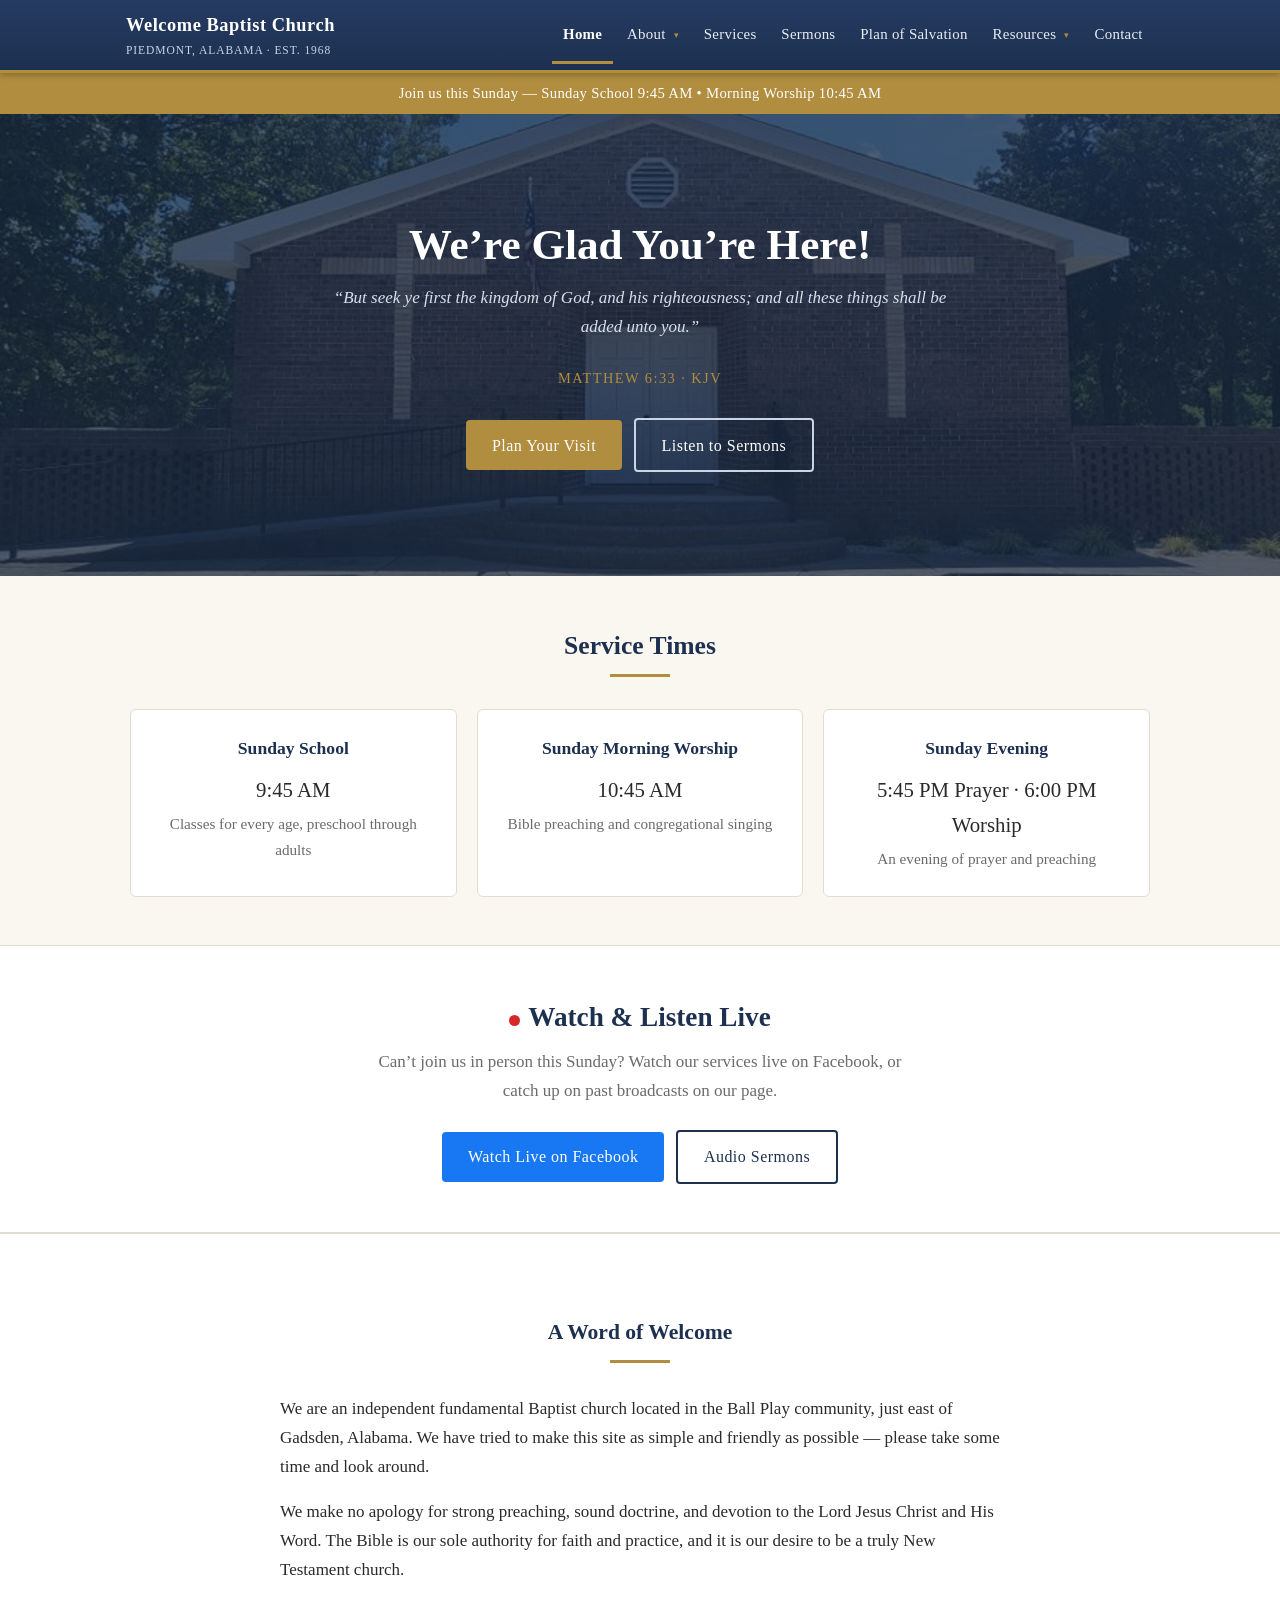
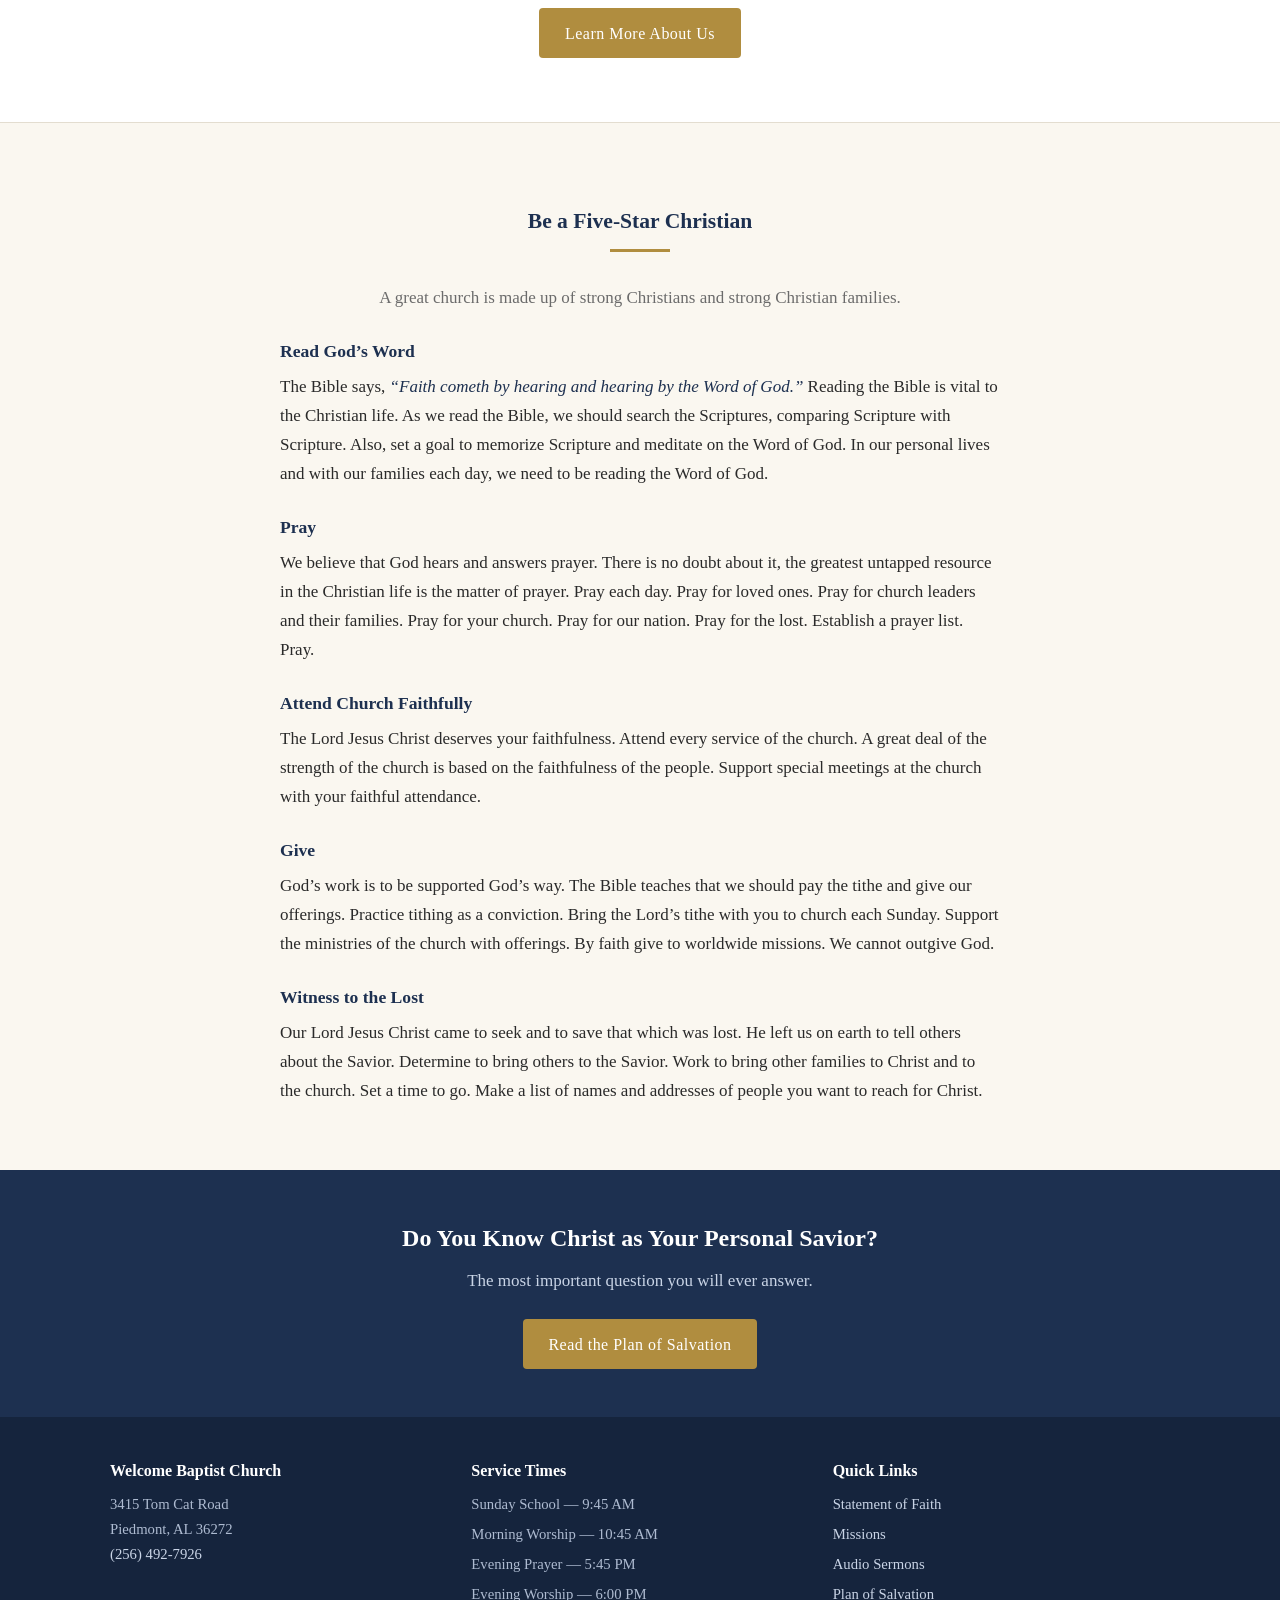
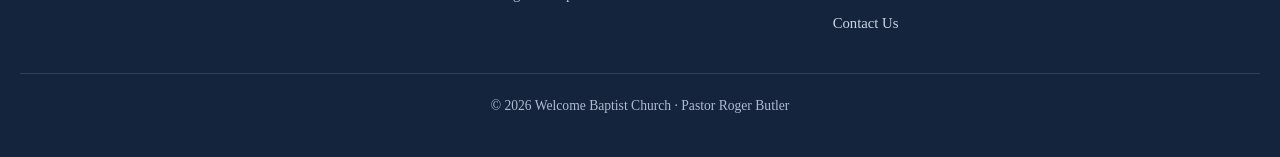
<file: index.html>
<!DOCTYPE html>
<html lang="en">
<head>
<meta charset="UTF-8">
<meta name="viewport" content="width=device-width, initial-scale=1">
<title>Welcome Baptist Church | Piedmont, Alabama</title>
<meta name="description" content="Welcome Baptist Church is an independent fundamental Baptist church in Piedmont, Alabama. Join us Sunday — Sunday School 9:45 AM, Worship 10:45 AM.">
<link rel="stylesheet" href="css/style.css">
</head>
<body>

<header class="site-header">
  <div class="header-inner">
    <a class="brand" href="index.html">
      <span class="name">Welcome Baptist Church</span>
      <span class="tag">Piedmont, Alabama &middot; Est. 1968</span>
    </a>
    <button class="nav-toggle" aria-label="Toggle menu" onclick="document.getElementById('nav').classList.toggle('open')">&#9776;</button>
    <nav class="site-nav" id="nav">
      <ul>
        <li><a href="index.html" class="active">Home</a></li>
        <li class="has-drop">
          <a href="about.html">About <span class="caret">&#9662;</span></a>
          <ul class="drop">
            <li><a href="about.html">Our Church</a></li>
            <li><a href="beliefs.html">What We Believe</a></li>
            <li><a href="missions.html">Missions</a></li>
          </ul>
        </li>
        <li><a href="services.html">Services</a></li>
        <li><a href="sermons.html">Sermons</a></li>
        <li><a href="salvation.html">Plan of Salvation</a></li>
        <li class="has-drop">
          <a href="bible.html">Resources <span class="caret">&#9662;</span></a>
          <ul class="drop">
            <li><a href="bible.html">Online Bible</a></li>
            <li><a href="devotional.html">Daily Devotional</a></li>
          </ul>
        </li>
        <li><a href="contact.html">Contact</a></li>
      </ul>
    </nav>
  </div>
</header>

<div class="announce">Join us this Sunday &mdash; Sunday School 9:45 AM &bull; Morning Worship 10:45 AM</div>

<section class="hero">
  <h1>We&rsquo;re Glad You&rsquo;re Here!</h1>
  <p class="verse">&ldquo;But seek ye first the kingdom of God, and his righteousness; and all these things shall be added unto you.&rdquo;</p>
  <p class="ref">Matthew 6:33 &middot; KJV</p>
  <a class="btn" href="services.html">Plan Your Visit</a>
  <a class="btn ghost" href="sermons.html">Listen to Sermons</a>
</section>

<section class="section">
  <div class="wrap">
    <h2 class="section-title">Service Times</h2>
    <div class="section-rule"></div>
    <div class="cards">
      <div class="card">
        <h3>Sunday School</h3>
        <p class="big">9:45 AM</p>
        <p>Classes for every age, preschool through adults</p>
      </div>
      <div class="card">
        <h3>Sunday Morning Worship</h3>
        <p class="big">10:45 AM</p>
        <p>Bible preaching and congregational singing</p>
      </div>
      <div class="card">
        <h3>Sunday Evening</h3>
        <p class="big">5:45 PM Prayer &middot; 6:00 PM Worship</p>
        <p>An evening of prayer and preaching</p>
      </div>
    </div>
  </div>
</section>

<section class="live-band">
  <h2><span class="live-dot"></span>Watch &amp; Listen Live</h2>
  <p>Can&rsquo;t join us in person this Sunday? Watch our services live on Facebook, or catch up on past broadcasts on our page.</p>
  <!-- TODO: Replace the link below with the church's actual Facebook page URL -->
  <a class="btn fb" href="https://www.facebook.com/welcome.baptistchurch.3">Watch Live on Facebook</a>
  <a class="btn outline" href="sermons.html">Audio Sermons</a>
</section>

<section class="section alt">
  <div class="wrap prose">
    <h2 class="section-title" style="text-align:center;">A Word of Welcome</h2>
    <div class="section-rule"></div>
    <p>We are an independent fundamental Baptist church located in the Ball Play community, just east of Gadsden, Alabama. We have tried to make this site as simple and friendly as possible &mdash; please take some time and look around.</p>
    <p>We make no apology for strong preaching, sound doctrine, and devotion to the Lord Jesus Christ and His Word. The Bible is our sole authority for faith and practice, and it is our desire to be a truly New Testament church.</p>
    <p style="text-align:center; margin-top:1.5rem;"><a class="btn" href="about.html">Learn More About Us</a></p>
  </div>
</section>

<section class="section">
  <div class="wrap prose">
    <h2 class="section-title" style="text-align:center;">Be a Five-Star Christian</h2>
    <div class="section-rule"></div>
    <p style="text-align:center; color:var(--muted);">A great church is made up of strong Christians and strong Christian families.</p>

    <h3>Read God&rsquo;s Word</h3>
    <p>The Bible says, <span class="scripture">&ldquo;Faith cometh by hearing and hearing by the Word of God.&rdquo;</span> Reading the Bible is vital to the Christian life. As we read the Bible, we should search the Scriptures, comparing Scripture with Scripture. Also, set a goal to memorize Scripture and meditate on the Word of God. In our personal lives and with our families each day, we need to be reading the Word of God.</p>

    <h3>Pray</h3>
    <p>We believe that God hears and answers prayer. There is no doubt about it, the greatest untapped resource in the Christian life is the matter of prayer. Pray each day. Pray for loved ones. Pray for church leaders and their families. Pray for your church. Pray for our nation. Pray for the lost. Establish a prayer list. Pray.</p>

    <h3>Attend Church Faithfully</h3>
    <p>The Lord Jesus Christ deserves your faithfulness. Attend every service of the church. A great deal of the strength of the church is based on the faithfulness of the people. Support special meetings at the church with your faithful attendance.</p>

    <h3>Give</h3>
    <p>God&rsquo;s work is to be supported God&rsquo;s way. The Bible teaches that we should pay the tithe and give our offerings. Practice tithing as a conviction. Bring the Lord&rsquo;s tithe with you to church each Sunday. Support the ministries of the church with offerings. By faith give to worldwide missions. We cannot outgive God.</p>

    <h3>Witness to the Lost</h3>
    <p>Our Lord Jesus Christ came to seek and to save that which was lost. He left us on earth to tell others about the Savior. Determine to bring others to the Savior. Work to bring other families to Christ and to the church. Set a time to go. Make a list of names and addresses of people you want to reach for Christ.</p>
  </div>
</section>

<section class="cta-band">
  <h2>Do You Know Christ as Your Personal Savior?</h2>
  <p>The most important question you will ever answer.</p>
  <a class="btn" href="salvation.html">Read the Plan of Salvation</a>
</section>

<footer class="site-footer">
  <div class="footer-inner">
    <div>
      <h4>Welcome Baptist Church</h4>
      <p>3415 Tom Cat Road<br>Piedmont, AL 36272<br><a href="tel:+12564927926">(256) 492-7926</a></p>
    </div>
    <div>
      <h4>Service Times</h4>
      <ul>
        <li>Sunday School &mdash; 9:45 AM</li>
        <li>Morning Worship &mdash; 10:45 AM</li>
        <li>Evening Prayer &mdash; 5:45 PM</li>
        <li>Evening Worship &mdash; 6:00 PM</li>
      </ul>
    </div>
    <div>
      <h4>Quick Links</h4>
      <ul>
        <li><a href="beliefs.html">Statement of Faith</a></li>
        <li><a href="missions.html">Missions</a></li>
        <li><a href="sermons.html">Audio Sermons</a></li>
        <li><a href="salvation.html">Plan of Salvation</a></li>
        <li><a href="contact.html">Contact Us</a></li>
      </ul>
    </div>
  </div>
  <p class="copyright">&copy; 2026 Welcome Baptist Church &middot; Pastor Roger Butler</p>
</footer>

</body>
</html>
</file>
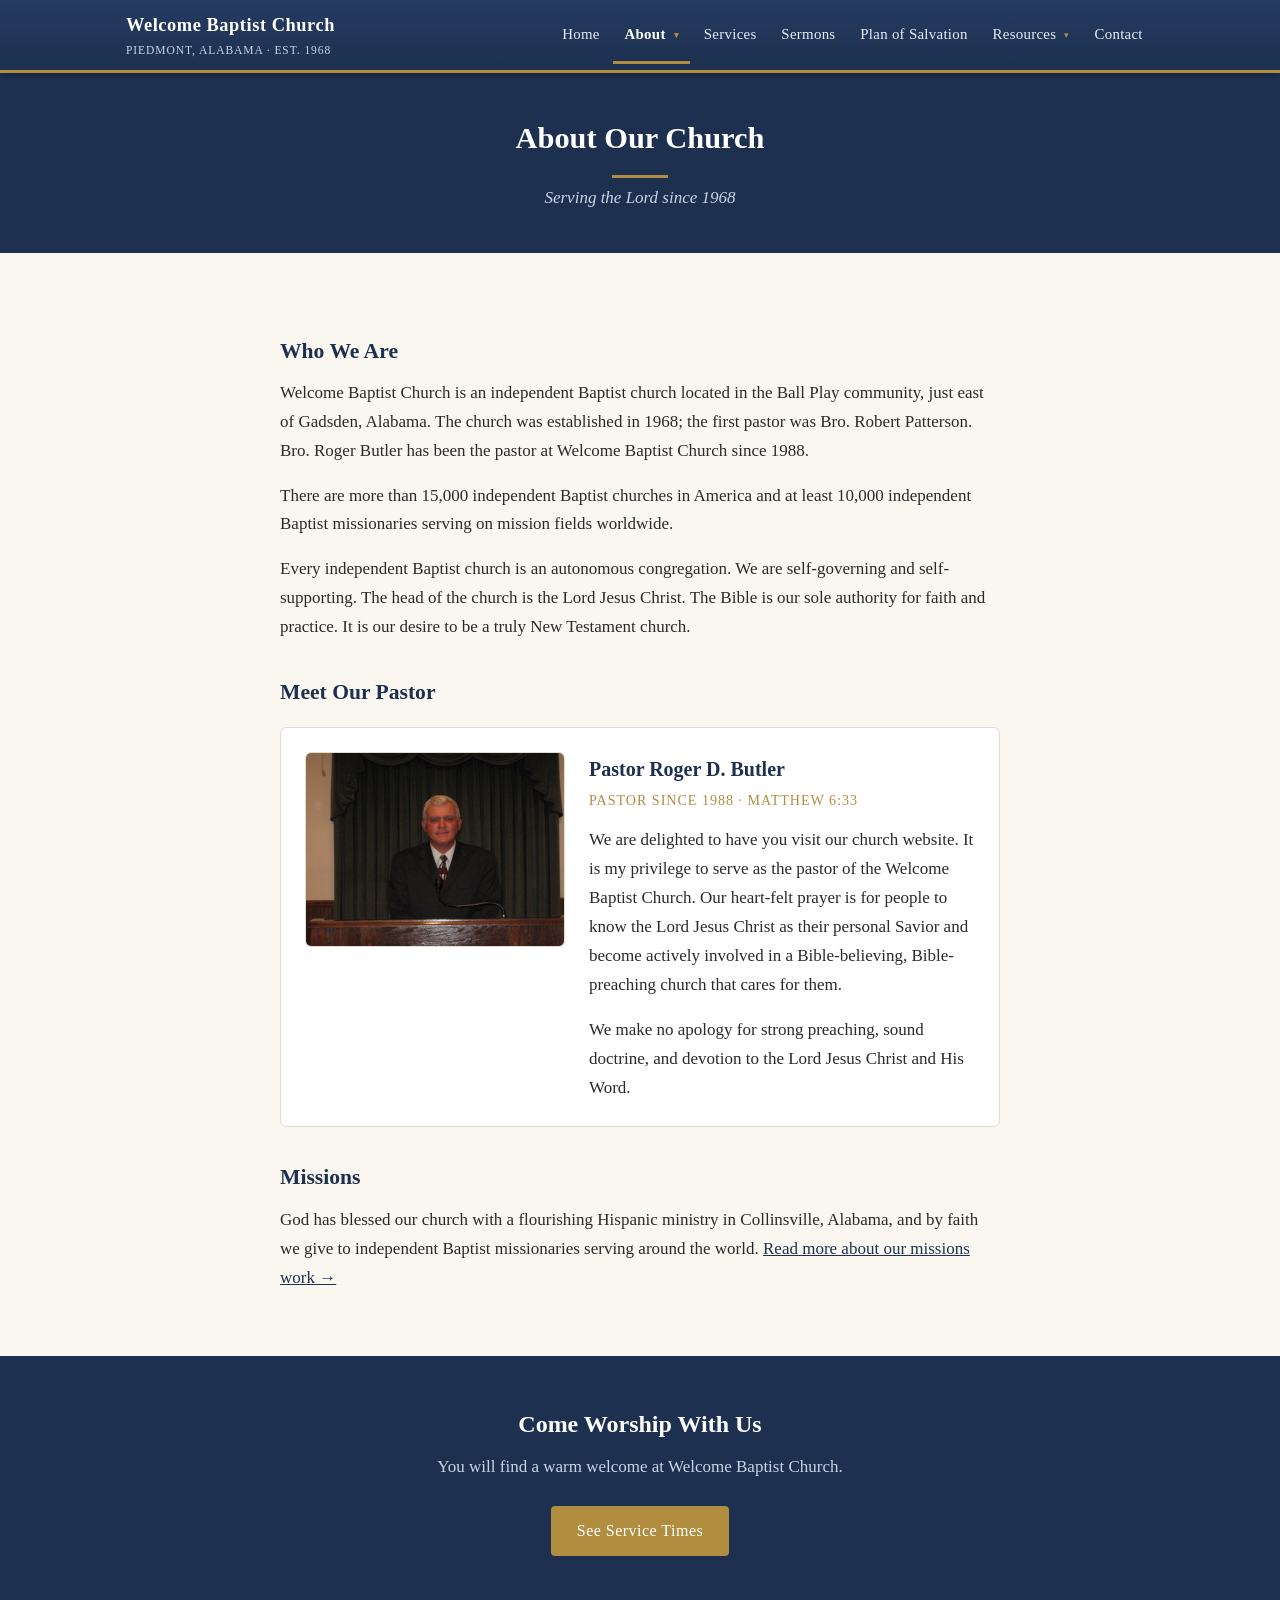
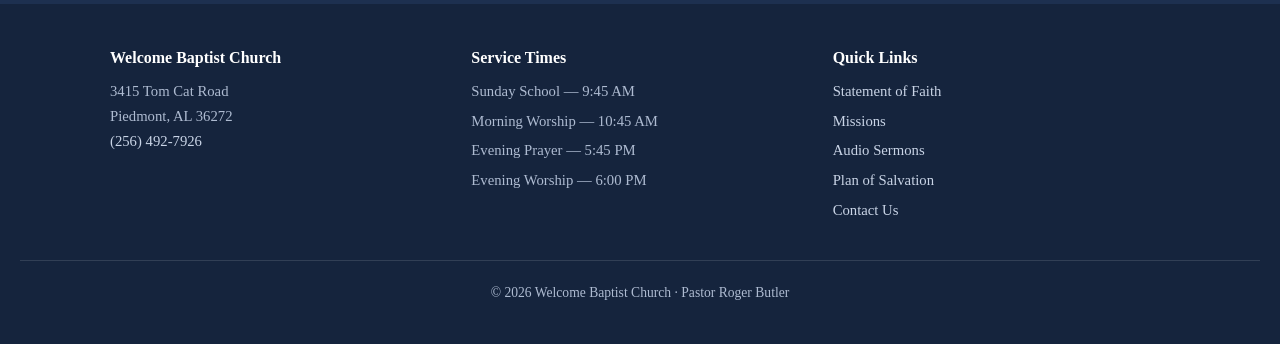
<file: about.html>
<!DOCTYPE html>
<html lang="en">
<head>
<meta charset="UTF-8">
<meta name="viewport" content="width=device-width, initial-scale=1">
<title>About Us | Welcome Baptist Church</title>
<meta name="description" content="Welcome Baptist Church, established 1968, is an independent fundamental Baptist church in the Ball Play community east of Gadsden, Alabama.">
<link rel="stylesheet" href="css/style.css">
</head>
<body>

<header class="site-header">
  <div class="header-inner">
    <a class="brand" href="index.html">
      <span class="name">Welcome Baptist Church</span>
      <span class="tag">Piedmont, Alabama &middot; Est. 1968</span>
    </a>
    <button class="nav-toggle" aria-label="Toggle menu" onclick="document.getElementById('nav').classList.toggle('open')">&#9776;</button>
    <nav class="site-nav" id="nav">
      <ul>
        <li><a href="index.html">Home</a></li>
        <li class="has-drop">
          <a href="about.html" class="active">About <span class="caret">&#9662;</span></a>
          <ul class="drop">
            <li><a href="about.html" class="active">Our Church</a></li>
            <li><a href="beliefs.html">What We Believe</a></li>
            <li><a href="missions.html">Missions</a></li>
          </ul>
        </li>
        <li><a href="services.html">Services</a></li>
        <li><a href="sermons.html">Sermons</a></li>
        <li><a href="salvation.html">Plan of Salvation</a></li>
        <li class="has-drop">
          <a href="bible.html">Resources <span class="caret">&#9662;</span></a>
          <ul class="drop">
            <li><a href="bible.html">Online Bible</a></li>
            <li><a href="devotional.html">Daily Devotional</a></li>
          </ul>
        </li>
        <li><a href="contact.html">Contact</a></li>
      </ul>
    </nav>
  </div>
</header>

<div class="page-head">
  <h1>About Our Church</h1>
  <p>Serving the Lord since 1968</p>
</div>

<section class="section">
  <div class="wrap prose">
    <h2>Who We Are</h2>
    <p>Welcome Baptist Church is an independent Baptist church located in the Ball Play community, just east of Gadsden, Alabama. The church was established in 1968; the first pastor was Bro. Robert Patterson. Bro. Roger Butler has been the pastor at Welcome Baptist Church since 1988.</p>
    <p>There are more than 15,000 independent Baptist churches in America and at least 10,000 independent Baptist missionaries serving on mission fields worldwide.</p>
    <p>Every independent Baptist church is an autonomous congregation. We are self-governing and self-supporting. The head of the church is the Lord Jesus Christ. The Bible is our sole authority for faith and practice. It is our desire to be a truly New Testament church.</p>

    <h2>Meet Our Pastor</h2>
    <div class="pastor-card">
      <img src="images/pastor.jpg" alt="Pastor Roger D. Butler">
      <div>
        <p class="name">Pastor Roger D. Butler</p>
        <p class="role">Pastor since 1988 &middot; Matthew 6:33</p>
        <p>We are delighted to have you visit our church website. It is my privilege to serve as the pastor of the Welcome Baptist Church. Our heart-felt prayer is for people to know the Lord Jesus Christ as their personal Savior and become actively involved in a Bible-believing, Bible-preaching church that cares for them.</p>
        <p style="margin-bottom:0;">We make no apology for strong preaching, sound doctrine, and devotion to the Lord Jesus Christ and His Word.</p>
      </div>
    </div>

    <h2>Missions</h2>
    <p>God has blessed our church with a flourishing Hispanic ministry in Collinsville, Alabama, and by faith we give to independent Baptist missionaries serving around the world. <a href="missions.html">Read more about our missions work &rarr;</a></p>
  </div>
</section>

<section class="cta-band">
  <h2>Come Worship With Us</h2>
  <p>You will find a warm welcome at Welcome Baptist Church.</p>
  <a class="btn" href="services.html">See Service Times</a>
</section>

<footer class="site-footer">
  <div class="footer-inner">
    <div>
      <h4>Welcome Baptist Church</h4>
      <p>3415 Tom Cat Road<br>Piedmont, AL 36272<br><a href="tel:+12564927926">(256) 492-7926</a></p>
    </div>
    <div>
      <h4>Service Times</h4>
      <ul>
        <li>Sunday School &mdash; 9:45 AM</li>
        <li>Morning Worship &mdash; 10:45 AM</li>
        <li>Evening Prayer &mdash; 5:45 PM</li>
        <li>Evening Worship &mdash; 6:00 PM</li>
      </ul>
    </div>
    <div>
      <h4>Quick Links</h4>
      <ul>
        <li><a href="beliefs.html">Statement of Faith</a></li>
        <li><a href="missions.html">Missions</a></li>
        <li><a href="sermons.html">Audio Sermons</a></li>
        <li><a href="salvation.html">Plan of Salvation</a></li>
        <li><a href="contact.html">Contact Us</a></li>
      </ul>
    </div>
  </div>
  <p class="copyright">&copy; 2026 Welcome Baptist Church &middot; Pastor Roger Butler</p>
</footer>

</body>
</html>
</file>
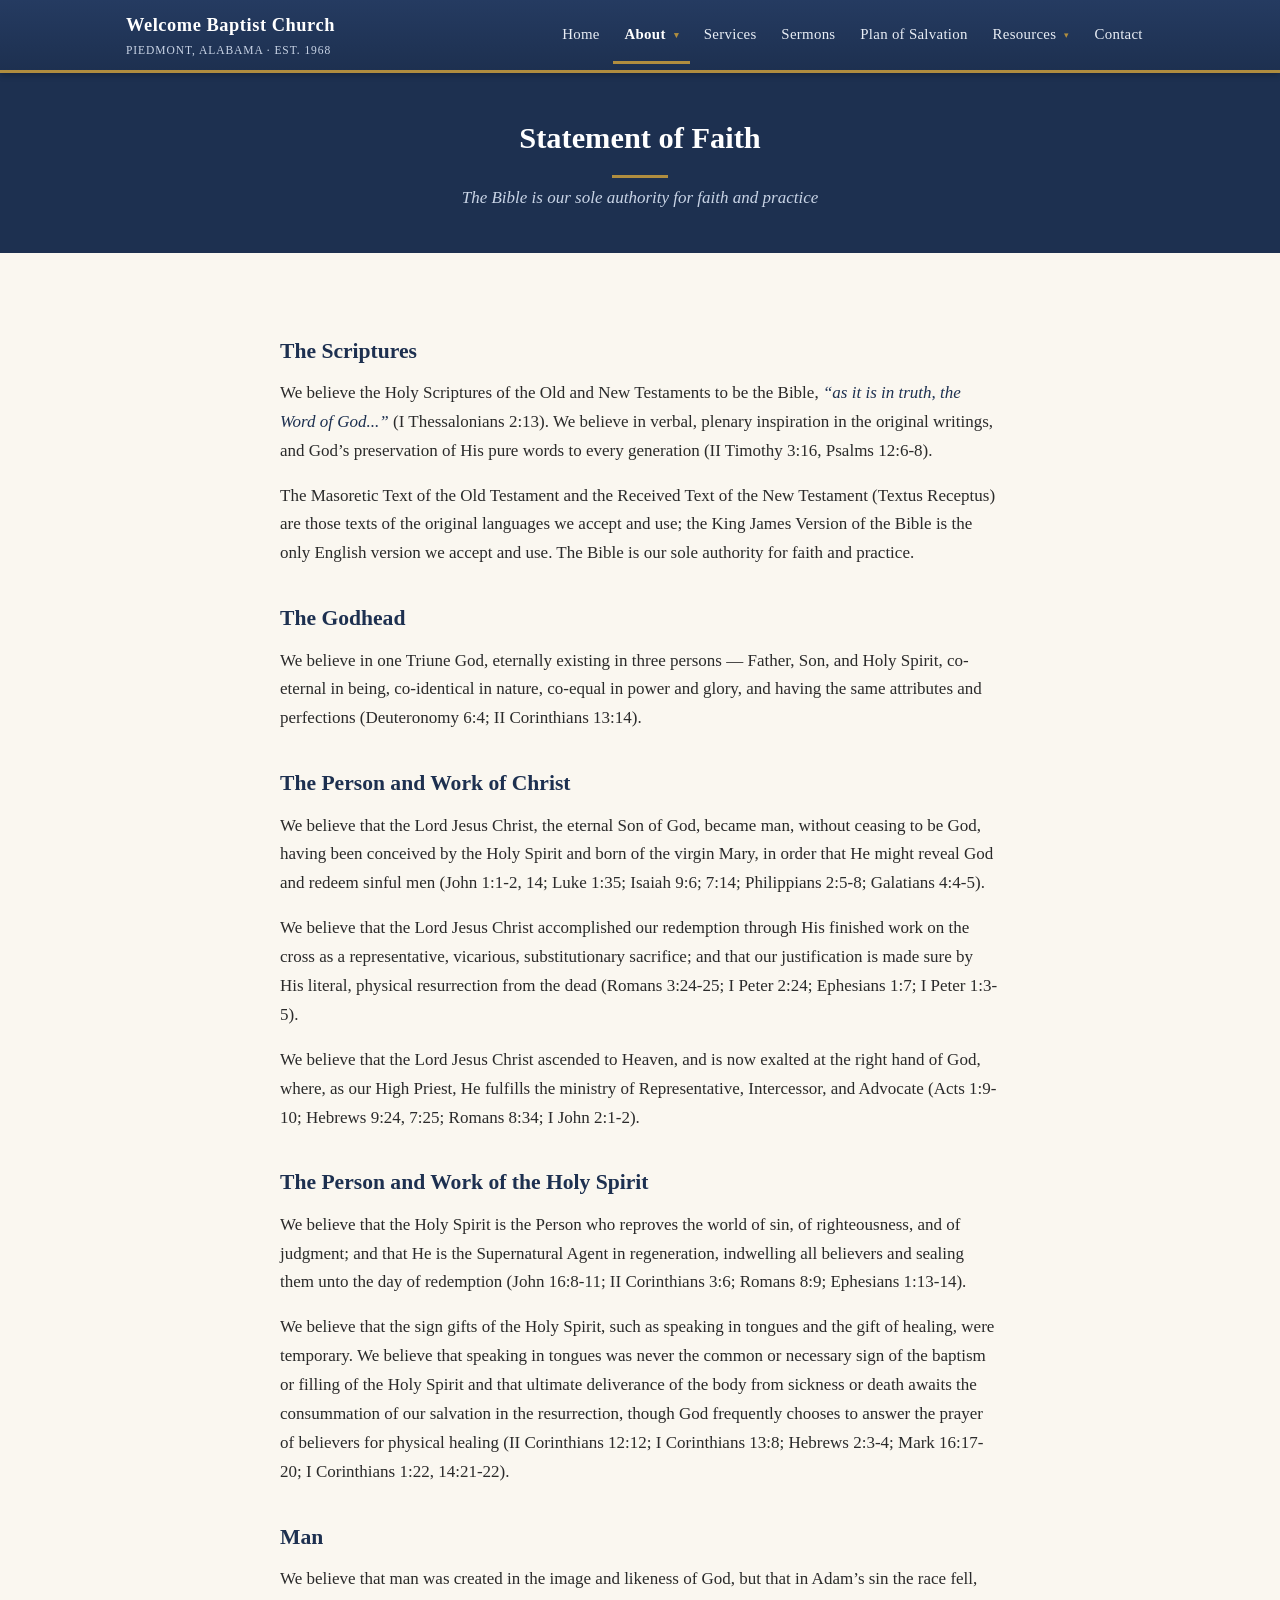
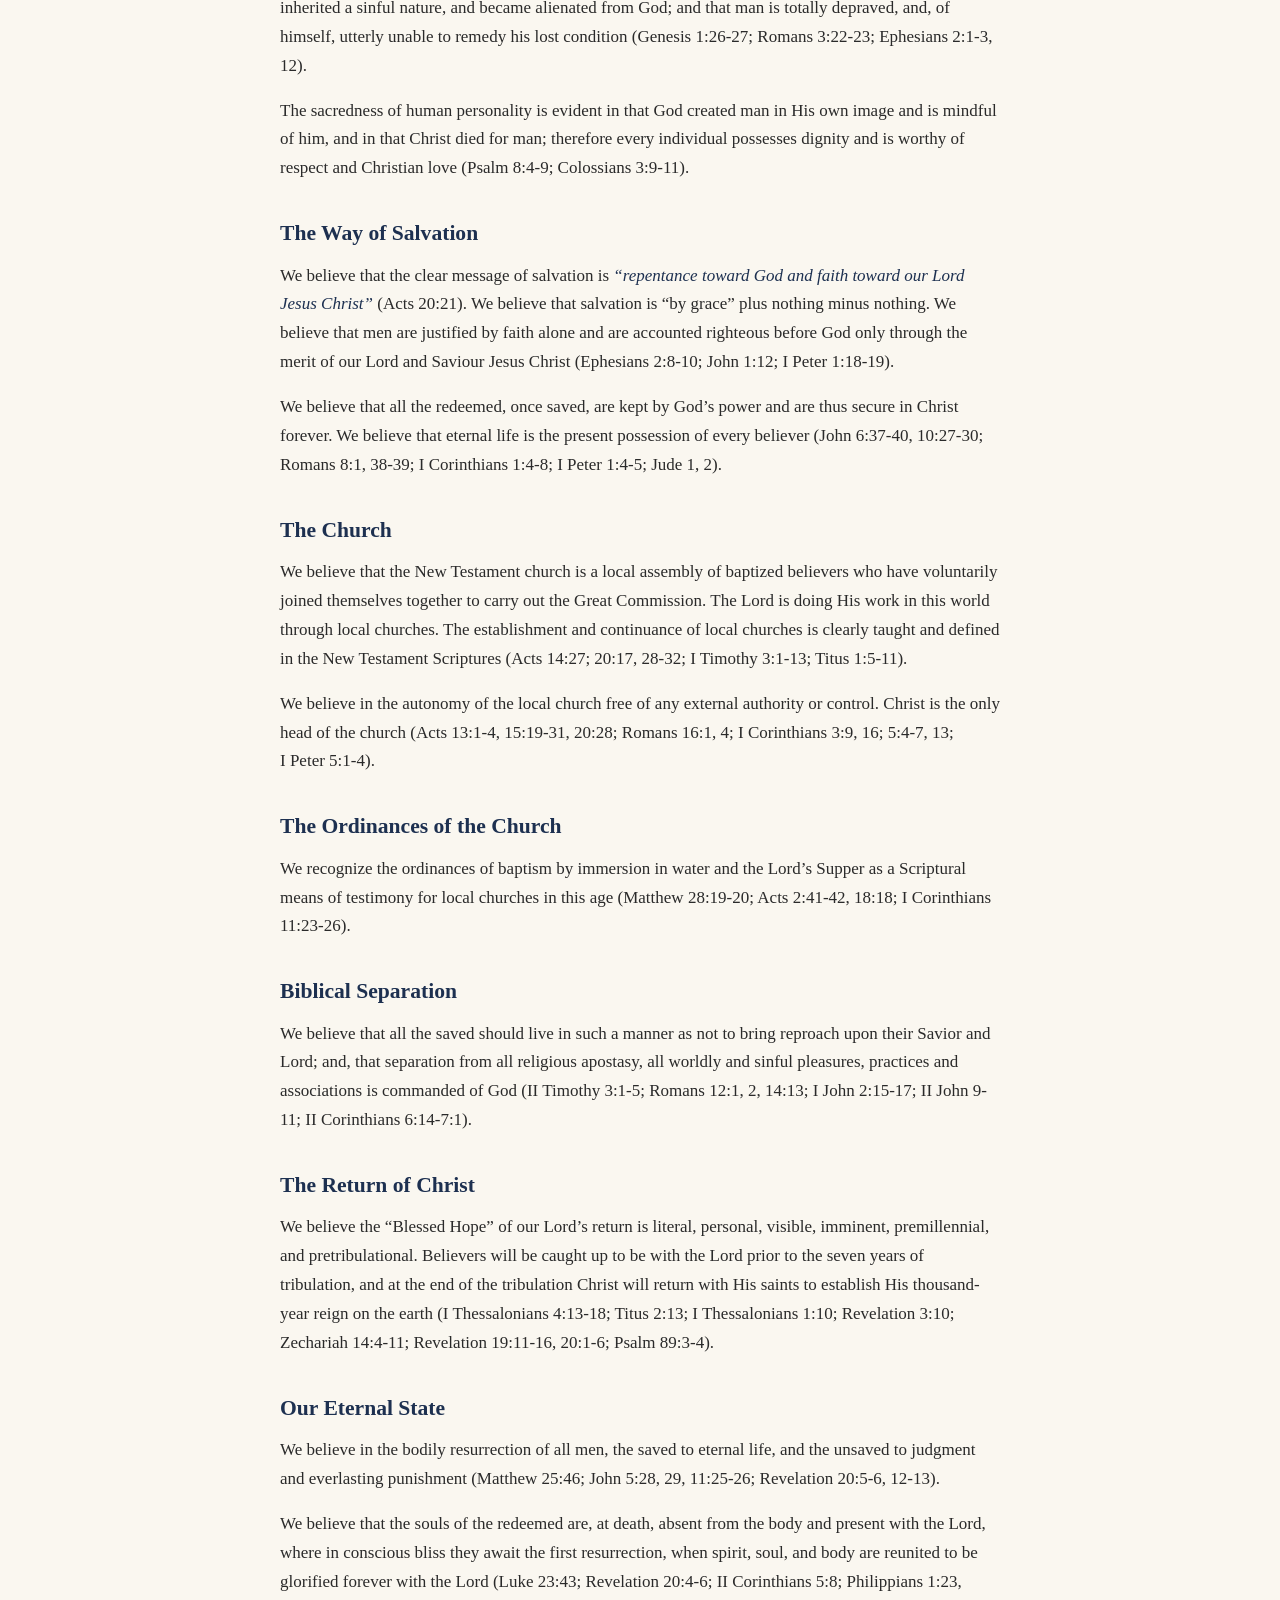
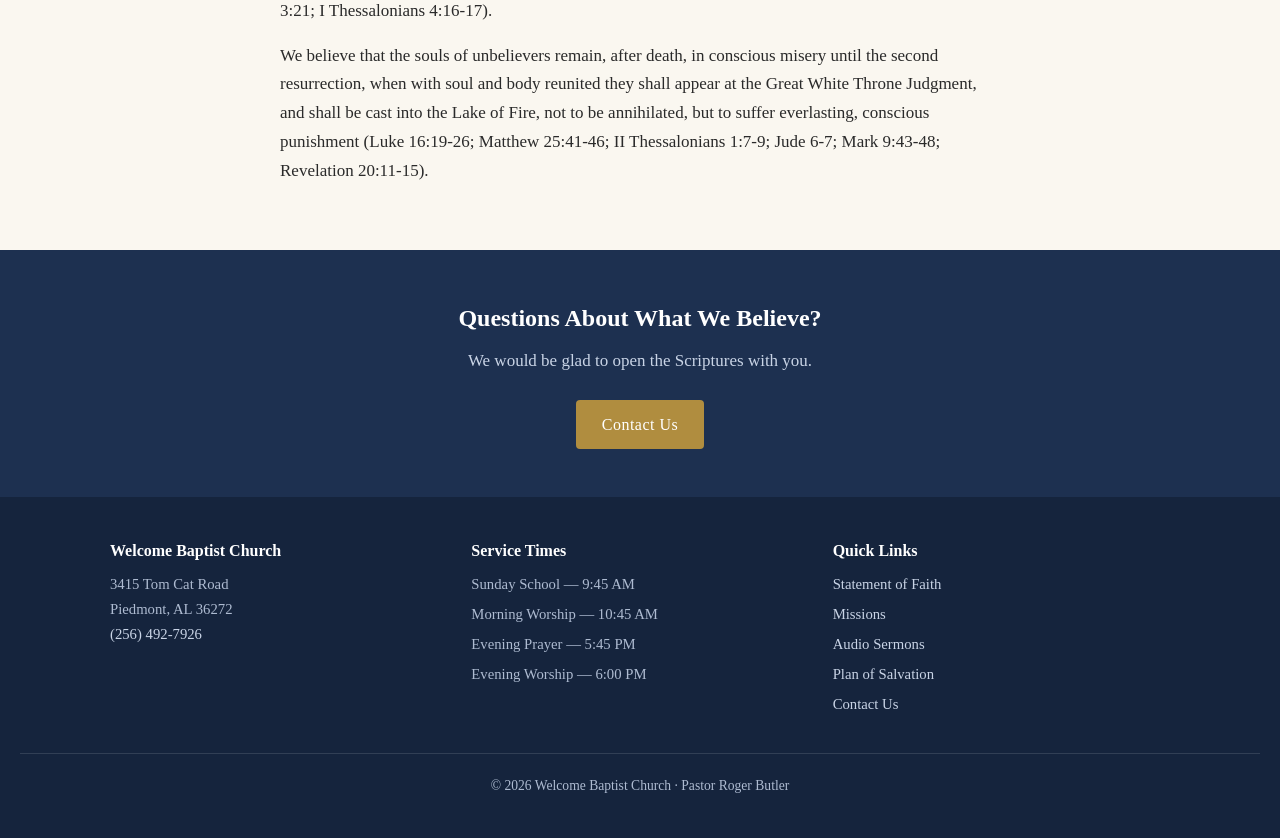
<file: beliefs.html>
<!DOCTYPE html>
<html lang="en">
<head>
<meta charset="UTF-8">
<meta name="viewport" content="width=device-width, initial-scale=1">
<title>Statement of Faith | Welcome Baptist Church</title>
<meta name="description" content="The Statement of Faith of Welcome Baptist Church — what we believe about the Scriptures, the Godhead, salvation, the church, and the return of Christ.">
<link rel="stylesheet" href="css/style.css">
</head>
<body>

<header class="site-header">
  <div class="header-inner">
    <a class="brand" href="index.html">
      <span class="name">Welcome Baptist Church</span>
      <span class="tag">Piedmont, Alabama &middot; Est. 1968</span>
    </a>
    <button class="nav-toggle" aria-label="Toggle menu" onclick="document.getElementById('nav').classList.toggle('open')">&#9776;</button>
    <nav class="site-nav" id="nav">
      <ul>
        <li><a href="index.html">Home</a></li>
        <li class="has-drop">
          <a href="about.html" class="active">About <span class="caret">&#9662;</span></a>
          <ul class="drop">
            <li><a href="about.html">Our Church</a></li>
            <li><a href="beliefs.html" class="active">What We Believe</a></li>
            <li><a href="missions.html">Missions</a></li>
          </ul>
        </li>
        <li><a href="services.html">Services</a></li>
        <li><a href="sermons.html">Sermons</a></li>
        <li><a href="salvation.html">Plan of Salvation</a></li>
        <li class="has-drop">
          <a href="bible.html">Resources <span class="caret">&#9662;</span></a>
          <ul class="drop">
            <li><a href="bible.html">Online Bible</a></li>
            <li><a href="devotional.html">Daily Devotional</a></li>
          </ul>
        </li>
        <li><a href="contact.html">Contact</a></li>
      </ul>
    </nav>
  </div>
</header>

<div class="page-head">
  <h1>Statement of Faith</h1>
  <p>The Bible is our sole authority for faith and practice</p>
</div>

<section class="section">
  <div class="wrap prose">

    <h2>The Scriptures</h2>
    <p>We believe the Holy Scriptures of the Old and New Testaments to be the Bible, <span class="scripture">&ldquo;as it is in truth, the Word of God...&rdquo;</span> (I&nbsp;Thessalonians 2:13). We believe in verbal, plenary inspiration in the original writings, and God&rsquo;s preservation of His pure words to every generation (II&nbsp;Timothy 3:16, Psalms 12:6-8).</p>
    <p>The Masoretic Text of the Old Testament and the Received Text of the New Testament (Textus Receptus) are those texts of the original languages we accept and use; the King James Version of the Bible is the only English version we accept and use. The Bible is our sole authority for faith and practice.</p>

    <h2>The Godhead</h2>
    <p>We believe in one Triune God, eternally existing in three persons &mdash; Father, Son, and Holy Spirit, co-eternal in being, co-identical in nature, co-equal in power and glory, and having the same attributes and perfections (Deuteronomy 6:4; II&nbsp;Corinthians 13:14).</p>

    <h2>The Person and Work of Christ</h2>
    <p>We believe that the Lord Jesus Christ, the eternal Son of God, became man, without ceasing to be God, having been conceived by the Holy Spirit and born of the virgin Mary, in order that He might reveal God and redeem sinful men (John 1:1-2, 14; Luke 1:35; Isaiah 9:6; 7:14; Philippians 2:5-8; Galatians 4:4-5).</p>
    <p>We believe that the Lord Jesus Christ accomplished our redemption through His finished work on the cross as a representative, vicarious, substitutionary sacrifice; and that our justification is made sure by His literal, physical resurrection from the dead (Romans 3:24-25; I&nbsp;Peter 2:24; Ephesians 1:7; I&nbsp;Peter 1:3-5).</p>
    <p>We believe that the Lord Jesus Christ ascended to Heaven, and is now exalted at the right hand of God, where, as our High Priest, He fulfills the ministry of Representative, Intercessor, and Advocate (Acts 1:9-10; Hebrews 9:24, 7:25; Romans 8:34; I&nbsp;John 2:1-2).</p>

    <h2>The Person and Work of the Holy Spirit</h2>
    <p>We believe that the Holy Spirit is the Person who reproves the world of sin, of righteousness, and of judgment; and that He is the Supernatural Agent in regeneration, indwelling all believers and sealing them unto the day of redemption (John 16:8-11; II&nbsp;Corinthians 3:6; Romans 8:9; Ephesians 1:13-14).</p>
    <p>We believe that the sign gifts of the Holy Spirit, such as speaking in tongues and the gift of healing, were temporary. We believe that speaking in tongues was never the common or necessary sign of the baptism or filling of the Holy Spirit and that ultimate deliverance of the body from sickness or death awaits the consummation of our salvation in the resurrection, though God frequently chooses to answer the prayer of believers for physical healing (II&nbsp;Corinthians 12:12; I&nbsp;Corinthians 13:8; Hebrews 2:3-4; Mark 16:17-20; I&nbsp;Corinthians 1:22, 14:21-22).</p>

    <h2>Man</h2>
    <p>We believe that man was created in the image and likeness of God, but that in Adam&rsquo;s sin the race fell, inherited a sinful nature, and became alienated from God; and that man is totally depraved, and, of himself, utterly unable to remedy his lost condition (Genesis 1:26-27; Romans 3:22-23; Ephesians 2:1-3, 12).</p>
    <p>The sacredness of human personality is evident in that God created man in His own image and is mindful of him, and in that Christ died for man; therefore every individual possesses dignity and is worthy of respect and Christian love (Psalm 8:4-9; Colossians 3:9-11).</p>

    <h2>The Way of Salvation</h2>
    <p>We believe that the clear message of salvation is <span class="scripture">&ldquo;repentance toward God and faith toward our Lord Jesus Christ&rdquo;</span> (Acts 20:21). We believe that salvation is &ldquo;by grace&rdquo; plus nothing minus nothing. We believe that men are justified by faith alone and are accounted righteous before God only through the merit of our Lord and Saviour Jesus Christ (Ephesians 2:8-10; John 1:12; I&nbsp;Peter 1:18-19).</p>
    <p>We believe that all the redeemed, once saved, are kept by God&rsquo;s power and are thus secure in Christ forever. We believe that eternal life is the present possession of every believer (John 6:37-40, 10:27-30; Romans 8:1, 38-39; I&nbsp;Corinthians 1:4-8; I&nbsp;Peter 1:4-5; Jude 1, 2).</p>

    <h2>The Church</h2>
    <p>We believe that the New Testament church is a local assembly of baptized believers who have voluntarily joined themselves together to carry out the Great Commission. The Lord is doing His work in this world through local churches. The establishment and continuance of local churches is clearly taught and defined in the New Testament Scriptures (Acts 14:27; 20:17, 28-32; I&nbsp;Timothy 3:1-13; Titus 1:5-11).</p>
    <p>We believe in the autonomy of the local church free of any external authority or control. Christ is the only head of the church (Acts 13:1-4, 15:19-31, 20:28; Romans 16:1, 4; I&nbsp;Corinthians 3:9, 16; 5:4-7, 13; I&nbsp;Peter 5:1-4).</p>

    <h2>The Ordinances of the Church</h2>
    <p>We recognize the ordinances of baptism by immersion in water and the Lord&rsquo;s Supper as a Scriptural means of testimony for local churches in this age (Matthew 28:19-20; Acts 2:41-42, 18:18; I&nbsp;Corinthians 11:23-26).</p>

    <h2>Biblical Separation</h2>
    <p>We believe that all the saved should live in such a manner as not to bring reproach upon their Savior and Lord; and, that separation from all religious apostasy, all worldly and sinful pleasures, practices and associations is commanded of God (II&nbsp;Timothy 3:1-5; Romans 12:1, 2, 14:13; I&nbsp;John 2:15-17; II&nbsp;John 9-11; II&nbsp;Corinthians 6:14-7:1).</p>

    <h2>The Return of Christ</h2>
    <p>We believe the &ldquo;Blessed Hope&rdquo; of our Lord&rsquo;s return is literal, personal, visible, imminent, premillennial, and pretribulational. Believers will be caught up to be with the Lord prior to the seven years of tribulation, and at the end of the tribulation Christ will return with His saints to establish His thousand-year reign on the earth (I&nbsp;Thessalonians 4:13-18; Titus 2:13; I&nbsp;Thessalonians 1:10; Revelation 3:10; Zechariah 14:4-11; Revelation 19:11-16, 20:1-6; Psalm 89:3-4).</p>

    <h2>Our Eternal State</h2>
    <p>We believe in the bodily resurrection of all men, the saved to eternal life, and the unsaved to judgment and everlasting punishment (Matthew 25:46; John 5:28, 29, 11:25-26; Revelation 20:5-6, 12-13).</p>
    <p>We believe that the souls of the redeemed are, at death, absent from the body and present with the Lord, where in conscious bliss they await the first resurrection, when spirit, soul, and body are reunited to be glorified forever with the Lord (Luke 23:43; Revelation 20:4-6; II&nbsp;Corinthians 5:8; Philippians 1:23, 3:21; I&nbsp;Thessalonians 4:16-17).</p>
    <p>We believe that the souls of unbelievers remain, after death, in conscious misery until the second resurrection, when with soul and body reunited they shall appear at the Great White Throne Judgment, and shall be cast into the Lake of Fire, not to be annihilated, but to suffer everlasting, conscious punishment (Luke 16:19-26; Matthew 25:41-46; II&nbsp;Thessalonians 1:7-9; Jude 6-7; Mark 9:43-48; Revelation 20:11-15).</p>

  </div>
</section>

<section class="cta-band">
  <h2>Questions About What We Believe?</h2>
  <p>We would be glad to open the Scriptures with you.</p>
  <a class="btn" href="contact.html">Contact Us</a>
</section>

<footer class="site-footer">
  <div class="footer-inner">
    <div>
      <h4>Welcome Baptist Church</h4>
      <p>3415 Tom Cat Road<br>Piedmont, AL 36272<br><a href="tel:+12564927926">(256) 492-7926</a></p>
    </div>
    <div>
      <h4>Service Times</h4>
      <ul>
        <li>Sunday School &mdash; 9:45 AM</li>
        <li>Morning Worship &mdash; 10:45 AM</li>
        <li>Evening Prayer &mdash; 5:45 PM</li>
        <li>Evening Worship &mdash; 6:00 PM</li>
      </ul>
    </div>
    <div>
      <h4>Quick Links</h4>
      <ul>
        <li><a href="beliefs.html">Statement of Faith</a></li>
        <li><a href="missions.html">Missions</a></li>
        <li><a href="sermons.html">Audio Sermons</a></li>
        <li><a href="salvation.html">Plan of Salvation</a></li>
        <li><a href="contact.html">Contact Us</a></li>
      </ul>
    </div>
  </div>
  <p class="copyright">&copy; 2026 Welcome Baptist Church &middot; Pastor Roger Butler</p>
</footer>

</body>
</html>
</file>
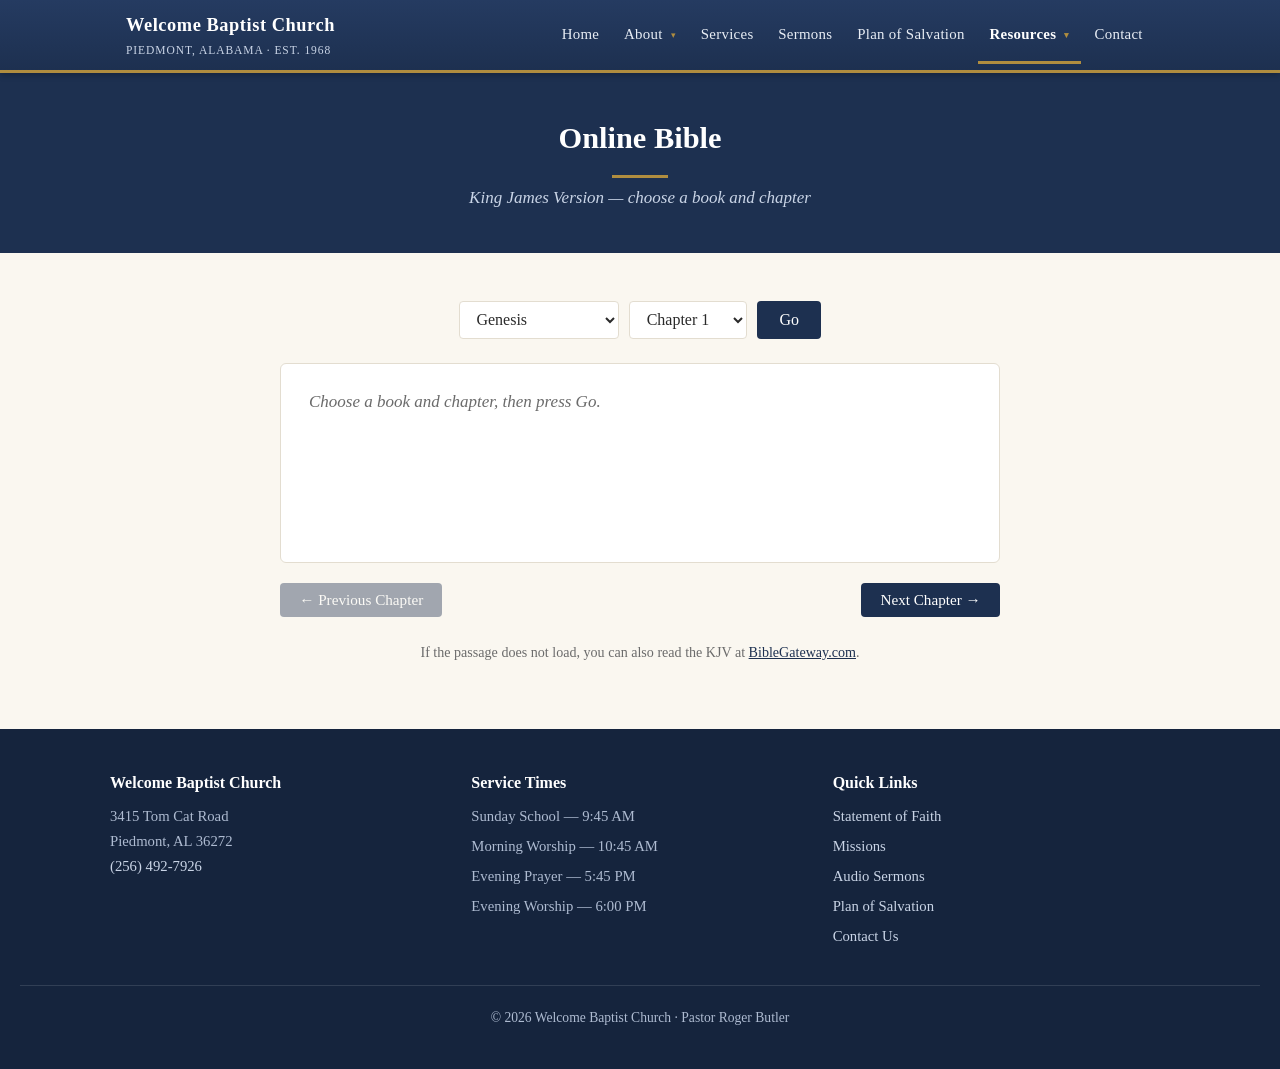
<file: bible.html>
<!DOCTYPE html>
<html lang="en">
<head>
<meta charset="UTF-8">
<meta name="viewport" content="width=device-width, initial-scale=1">
<title>Online Bible (KJV) | Welcome Baptist Church</title>
<meta name="description" content="Read the King James Version of the Bible online — choose any book and chapter.">
<link rel="stylesheet" href="css/style.css">
<style>
  .bible-controls { display:flex; gap:.6rem; flex-wrap:wrap; justify-content:center; margin-bottom:1.5rem; }
  .bible-controls select, .bible-controls button {
    font-family: Georgia, serif; font-size: 1rem; padding:.55rem .8rem;
    border:1px solid var(--line); border-radius:4px; background:var(--white); color:var(--ink);
  }
  .bible-controls button { background:var(--navy); color:#fff; cursor:pointer; border:none; padding:.55rem 1.4rem; }
  .bible-controls button:hover { background:var(--navy-dark); }
  #passage { background:var(--white); border:1px solid var(--line); border-radius:6px; padding:1.5rem 1.75rem; min-height:200px; }
  #passage h2 { color:var(--navy); margin:0 0 1rem; font-size:1.4rem; }
  #passage p.v { margin-bottom:.5rem; }
  #passage sup { color:var(--gold); font-weight:bold; margin-right:.35rem; }
  .chap-nav { display:flex; justify-content:space-between; margin-top:1.25rem; }
  .chap-nav button { background:var(--navy); color:#fff; border:none; border-radius:4px; padding:.5rem 1.2rem; font-family:Georgia,serif; font-size:.95rem; cursor:pointer; }
  .chap-nav button:disabled { opacity:.4; cursor:default; }
  .loading { color:var(--muted); font-style:italic; }
</style>
</head>
<body>

<header class="site-header">
  <div class="header-inner">
    <a class="brand" href="index.html">
      <span class="name">Welcome Baptist Church</span>
      <span class="tag">Piedmont, Alabama &middot; Est. 1968</span>
    </a>
    <button class="nav-toggle" aria-label="Toggle menu" onclick="document.getElementById('nav').classList.toggle('open')">&#9776;</button>
    <nav class="site-nav" id="nav">
      <ul>
        <li><a href="index.html">Home</a></li>
        <li class="has-drop">
          <a href="about.html">About <span class="caret">&#9662;</span></a>
          <ul class="drop">
            <li><a href="about.html">Our Church</a></li>
            <li><a href="beliefs.html">What We Believe</a></li>
            <li><a href="missions.html">Missions</a></li>
          </ul>
        </li>
        <li><a href="services.html">Services</a></li>
        <li><a href="sermons.html">Sermons</a></li>
        <li><a href="salvation.html">Plan of Salvation</a></li>
        <li class="has-drop">
          <a href="bible.html" class="active">Resources <span class="caret">&#9662;</span></a>
          <ul class="drop">
            <li><a href="bible.html" class="active">Online Bible</a></li>
            <li><a href="devotional.html">Daily Devotional</a></li>
          </ul>
        </li>
        <li><a href="contact.html">Contact</a></li>
      </ul>
    </nav>
  </div>
</header>

<div class="page-head">
  <h1>Online Bible</h1>
  <p>King James Version &mdash; choose a book and chapter</p>
</div>

<section class="section">
  <div class="wrap prose">
    <div class="bible-controls">
      <select id="book" aria-label="Book"></select>
      <select id="chapter" aria-label="Chapter"></select>
      <button onclick="loadPassage()">Go</button>
    </div>
    <div id="passage"><p class="loading">Choose a book and chapter, then press Go.</p></div>
    <div class="chap-nav">
      <button id="prevBtn" onclick="step(-1)">&larr; Previous Chapter</button>
      <button id="nextBtn" onclick="step(1)">Next Chapter &rarr;</button>
    </div>
    <p style="margin-top:1.5rem; font-size:.88rem; color:var(--muted); text-align:center;">
      If the passage does not load, you can also read the KJV at
      <a href="https://www.biblegateway.com/passage/?search=John+1&amp;version=KJV">BibleGateway.com</a>.
    </p>
  </div>
</section>

<footer class="site-footer">
  <div class="footer-inner">
    <div>
      <h4>Welcome Baptist Church</h4>
      <p>3415 Tom Cat Road<br>Piedmont, AL 36272<br><a href="tel:+12564927926">(256) 492-7926</a></p>
    </div>
    <div>
      <h4>Service Times</h4>
      <ul>
        <li>Sunday School &mdash; 9:45 AM</li>
        <li>Morning Worship &mdash; 10:45 AM</li>
        <li>Evening Prayer &mdash; 5:45 PM</li>
        <li>Evening Worship &mdash; 6:00 PM</li>
      </ul>
    </div>
    <div>
      <h4>Quick Links</h4>
      <ul>
        <li><a href="beliefs.html">Statement of Faith</a></li>
        <li><a href="missions.html">Missions</a></li>
        <li><a href="sermons.html">Audio Sermons</a></li>
        <li><a href="salvation.html">Plan of Salvation</a></li>
        <li><a href="contact.html">Contact Us</a></li>
      </ul>
    </div>
  </div>
  <p class="copyright">&copy; 2026 Welcome Baptist Church &middot; Pastor Roger Butler</p>
</footer>

<script>
// [name, number of chapters]
const BOOKS = [
["Genesis",50],["Exodus",40],["Leviticus",27],["Numbers",36],["Deuteronomy",34],
["Joshua",24],["Judges",21],["Ruth",4],["1 Samuel",31],["2 Samuel",24],
["1 Kings",22],["2 Kings",25],["1 Chronicles",29],["2 Chronicles",36],["Ezra",10],
["Nehemiah",13],["Esther",10],["Job",42],["Psalms",150],["Proverbs",31],
["Ecclesiastes",12],["Song of Solomon",8],["Isaiah",66],["Jeremiah",52],["Lamentations",5],
["Ezekiel",48],["Daniel",12],["Hosea",14],["Joel",3],["Amos",9],
["Obadiah",1],["Jonah",4],["Micah",7],["Nahum",3],["Habakkuk",3],
["Zephaniah",3],["Haggai",2],["Zechariah",14],["Malachi",4],
["Matthew",28],["Mark",16],["Luke",24],["John",21],["Acts",28],
["Romans",16],["1 Corinthians",16],["2 Corinthians",13],["Galatians",6],["Ephesians",6],
["Philippians",4],["Colossians",4],["1 Thessalonians",5],["2 Thessalonians",3],["1 Timothy",6],
["2 Timothy",4],["Titus",3],["Philemon",1],["Hebrews",13],["James",5],
["1 Peter",5],["2 Peter",3],["1 John",5],["2 John",1],["3 John",1],
["Jude",1],["Revelation",22]
];

const bookSel = document.getElementById('book');
const chapSel = document.getElementById('chapter');

BOOKS.forEach((b, i) => {
  const o = document.createElement('option');
  o.value = i; o.textContent = b[0];
  bookSel.appendChild(o);
});

function fillChapters() {
  const n = BOOKS[bookSel.value][1];
  chapSel.innerHTML = '';
  for (let c = 1; c <= n; c++) {
    const o = document.createElement('option');
    o.value = c; o.textContent = 'Chapter ' + c;
    chapSel.appendChild(o);
  }
}
bookSel.addEventListener('change', fillChapters);
fillChapters();

function updateButtons() {
  const b = +bookSel.value, c = +chapSel.value;
  document.getElementById('prevBtn').disabled = (b === 0 && c === 1);
  document.getElementById('nextBtn').disabled = (b === BOOKS.length - 1 && c === BOOKS[b][1]);
}

function loadPassage() {
  const b = BOOKS[bookSel.value][0];
  const c = chapSel.value;
  const el = document.getElementById('passage');
  el.innerHTML = '<p class="loading">Loading ' + b + ' ' + c + '&hellip;</p>';
  fetch('https://bible-api.com/' + encodeURIComponent(b) + '+' + c + '?translation=kjv')
    .then(r => { if (!r.ok) throw new Error(); return r.json(); })
    .then(data => {
      let html = '<h2>' + b + ' ' + c + ' <span style="font-size:.8rem;color:var(--muted);">(KJV)</span></h2>';
      data.verses.forEach(v => {
        html += '<p class="v"><sup>' + v.verse + '</sup>' + v.text.trim() + '</p>';
      });
      el.innerHTML = html;
      updateButtons();
      history.replaceState(null, '', '?b=' + bookSel.value + '&c=' + c);
      window.scrollTo({ top: el.offsetTop - 90, behavior: 'smooth' });
    })
    .catch(() => {
      el.innerHTML = '<p>Sorry, the passage could not be loaded right now. Please try again, or read this chapter at <a href="https://www.biblegateway.com/passage/?search=' +
        encodeURIComponent(b + ' ' + c) + '&version=KJV">BibleGateway.com</a>.</p>';
    });
}

function step(dir) {
  let b = +bookSel.value, c = +chapSel.value + dir;
  if (c < 1) { if (b === 0) return; b--; bookSel.value = b; fillChapters(); c = BOOKS[b][1]; }
  else if (c > BOOKS[b][1]) { if (b === BOOKS.length - 1) return; b++; bookSel.value = b; fillChapters(); c = 1; }
  chapSel.value = c;
  loadPassage();
}

// Support links like bible.html?b=42&c=3
const params = new URLSearchParams(location.search);
if (params.has('b') && params.has('c')) {
  const b = Math.min(Math.max(0, +params.get('b')), BOOKS.length - 1);
  bookSel.value = b; fillChapters();
  chapSel.value = Math.min(Math.max(1, +params.get('c')), BOOKS[b][1]);
  loadPassage();
}
updateButtons();
</script>

</body>
</html>
</file>
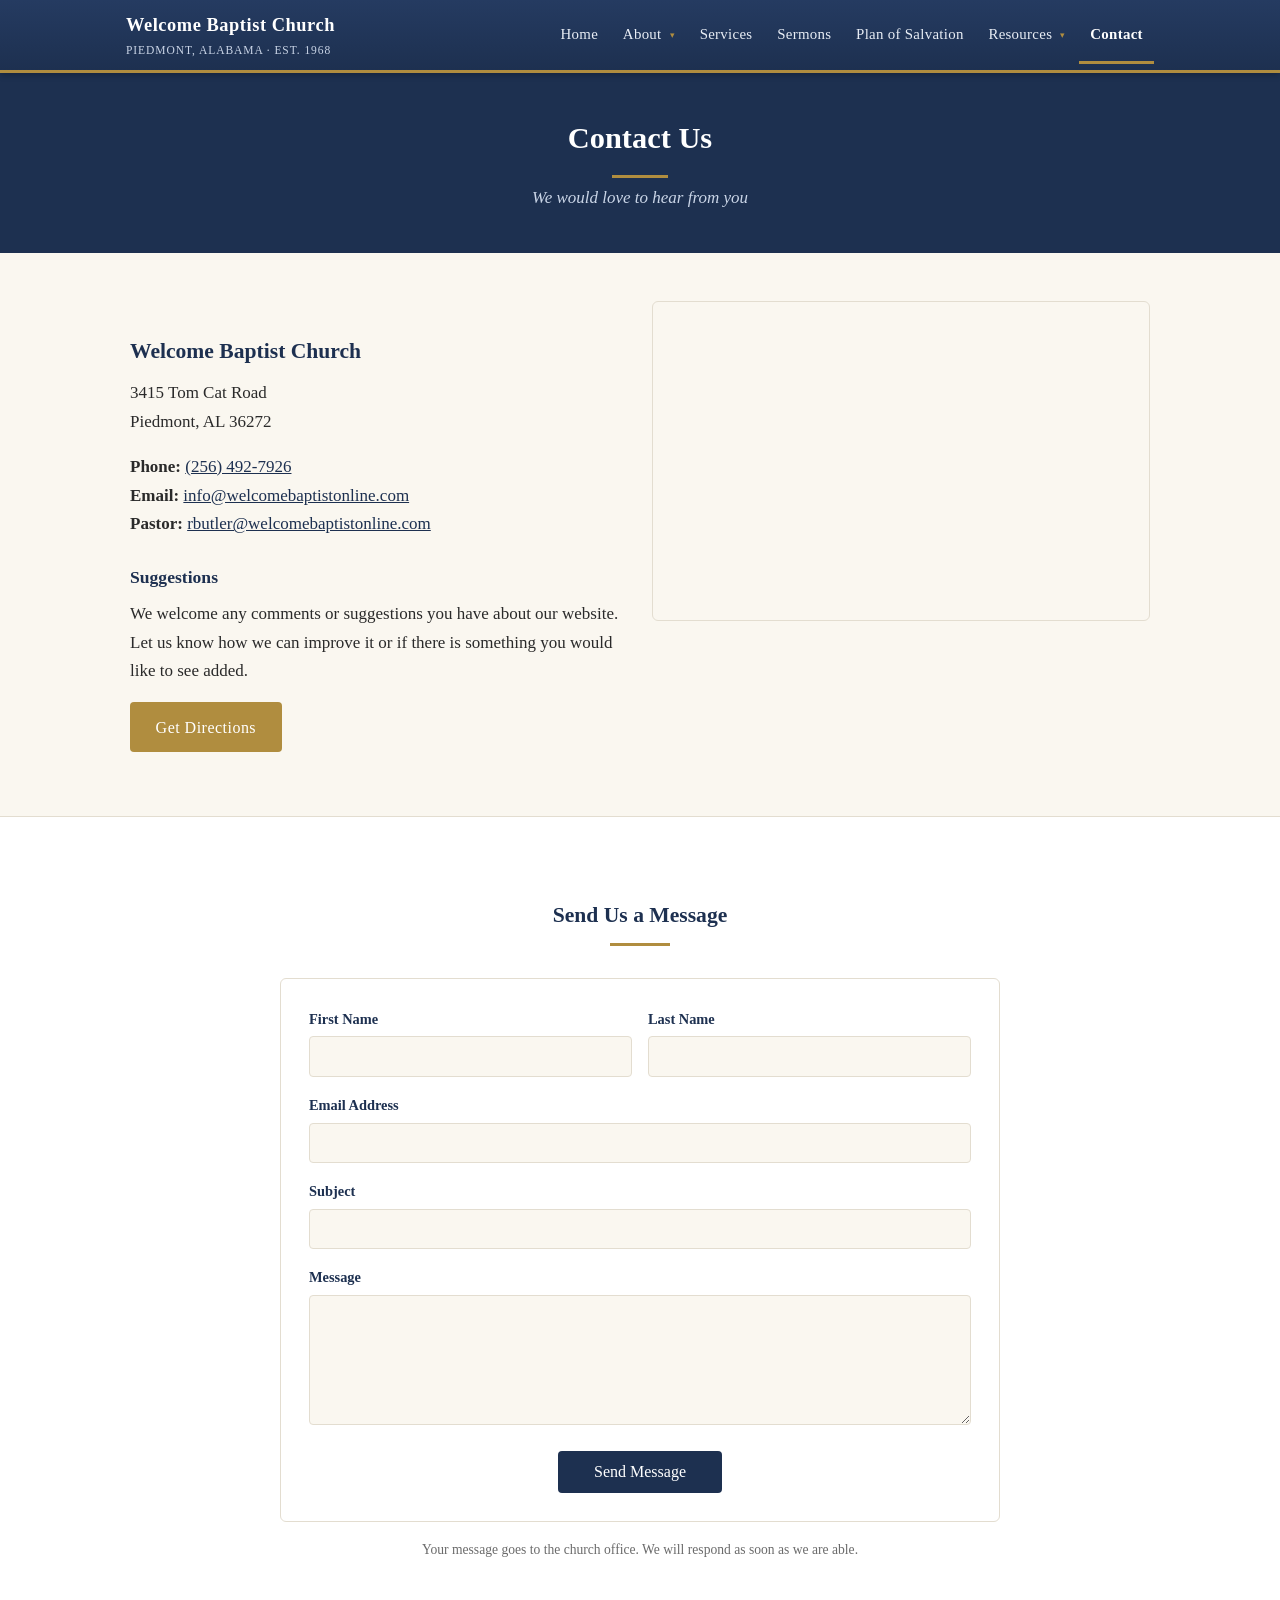
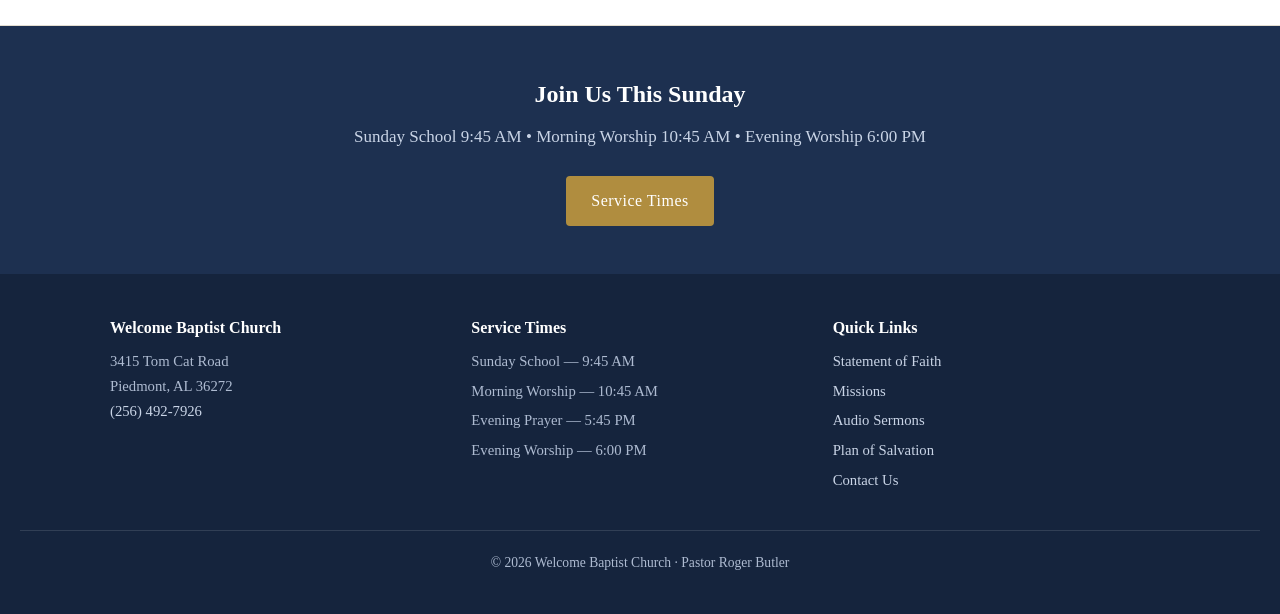
<file: contact.html>
<!DOCTYPE html>
<html lang="en">
<head>
<meta charset="UTF-8">
<meta name="viewport" content="width=device-width, initial-scale=1">
<title>Contact Us | Welcome Baptist Church</title>
<meta name="description" content="Contact Welcome Baptist Church — 3415 Tom Cat Road, Piedmont, AL 36272. Phone (256) 492-7926.">
<link rel="stylesheet" href="css/style.css">
</head>
<body>

<header class="site-header">
  <div class="header-inner">
    <a class="brand" href="index.html">
      <span class="name">Welcome Baptist Church</span>
      <span class="tag">Piedmont, Alabama &middot; Est. 1968</span>
    </a>
    <button class="nav-toggle" aria-label="Toggle menu" onclick="document.getElementById('nav').classList.toggle('open')">&#9776;</button>
    <nav class="site-nav" id="nav">
      <ul>
        <li><a href="index.html">Home</a></li>
        <li class="has-drop">
          <a href="about.html">About <span class="caret">&#9662;</span></a>
          <ul class="drop">
            <li><a href="about.html">Our Church</a></li>
            <li><a href="beliefs.html">What We Believe</a></li>
            <li><a href="missions.html">Missions</a></li>
          </ul>
        </li>
        <li><a href="services.html">Services</a></li>
        <li><a href="sermons.html">Sermons</a></li>
        <li><a href="salvation.html">Plan of Salvation</a></li>
        <li class="has-drop">
          <a href="bible.html">Resources <span class="caret">&#9662;</span></a>
          <ul class="drop">
            <li><a href="bible.html">Online Bible</a></li>
            <li><a href="devotional.html">Daily Devotional</a></li>
          </ul>
        </li>
        <li><a href="contact.html" class="active">Contact</a></li>
      </ul>
    </nav>
  </div>
</header>

<div class="page-head">
  <h1>Contact Us</h1>
  <p>We would love to hear from you</p>
</div>

<section class="section">
  <div class="wrap">
    <div class="contact-grid">
      <div class="prose">
        <h2>Welcome Baptist Church</h2>
        <p>
          3415 Tom Cat Road<br>
          Piedmont, AL 36272
        </p>
        <p>
          <strong>Phone:</strong> <a href="tel:+12564927926">(256) 492-7926</a><br>
          <strong>Email:</strong> <a href="mailto:info@welcomebaptistonline.com">info@welcomebaptistonline.com</a><br>
          <strong>Pastor:</strong> <a href="mailto:rbutler@welcomebaptistonline.com">rbutler@welcomebaptistonline.com</a>
        </p>
        <h3>Suggestions</h3>
        <p>We welcome any comments or suggestions you have about our website. Let us know how we can improve it or if there is something you would like to see added.</p>
        <p><a class="btn" href="https://www.google.com/maps/dir/?api=1&amp;destination=3415+Tom+Cat+Road,+Piedmont,+AL+36272">Get Directions</a></p>
      </div>
      <div>
        <iframe class="map-frame" loading="lazy" allowfullscreen
          referrerpolicy="no-referrer-when-downgrade"
          src="https://www.google.com/maps?q=3415+Tom+Cat+Road,+Piedmont,+AL+36272&amp;output=embed"
          title="Map to Welcome Baptist Church"></iframe>
      </div>
    </div>
  </div>
</section>

<section class="section alt">
  <div class="wrap prose">
    <h2 class="section-title" style="text-align:center;">Send Us a Message</h2>
    <div class="section-rule"></div>
    <form class="contact-form" name="contact" method="POST" data-netlify="true" netlify-honeypot="bot-field">
      <p style="display:none;"><label>Leave this field empty: <input name="bot-field"></label></p>
      <div class="form-row two">
        <div><label for="first-name">First Name</label><input id="first-name" name="first-name" autocomplete="given-name" required></div>
        <div><label for="last-name">Last Name</label><input id="last-name" name="last-name" autocomplete="family-name" required></div>
      </div>
      <div class="form-row">
        <div><label for="email">Email Address</label><input id="email" type="email" name="email" autocomplete="email" required></div>
      </div>
      <div class="form-row">
        <div><label for="subject">Subject</label><input id="subject" name="subject" required></div>
      </div>
      <div class="form-row">
        <div><label for="message">Message</label><textarea id="message" name="message" rows="6" required></textarea></div>
      </div>
      <p style="text-align:center; margin:0;"><button type="submit">Send Message</button></p>
    </form>
    <p style="text-align:center; font-size:.85rem; color:var(--muted); margin-top:1rem;">Your message goes to the church office. We will respond as soon as we are able.</p>
  </div>
</section>

<section class="cta-band">
  <h2>Join Us This Sunday</h2>
  <p>Sunday School 9:45 AM &bull; Morning Worship 10:45 AM &bull; Evening Worship 6:00 PM</p>
  <a class="btn" href="services.html">Service Times</a>
</section>

<footer class="site-footer">
  <div class="footer-inner">
    <div>
      <h4>Welcome Baptist Church</h4>
      <p>3415 Tom Cat Road<br>Piedmont, AL 36272<br><a href="tel:+12564927926">(256) 492-7926</a></p>
    </div>
    <div>
      <h4>Service Times</h4>
      <ul>
        <li>Sunday School &mdash; 9:45 AM</li>
        <li>Morning Worship &mdash; 10:45 AM</li>
        <li>Evening Prayer &mdash; 5:45 PM</li>
        <li>Evening Worship &mdash; 6:00 PM</li>
      </ul>
    </div>
    <div>
      <h4>Quick Links</h4>
      <ul>
        <li><a href="beliefs.html">Statement of Faith</a></li>
        <li><a href="missions.html">Missions</a></li>
        <li><a href="sermons.html">Audio Sermons</a></li>
        <li><a href="salvation.html">Plan of Salvation</a></li>
        <li><a href="contact.html">Contact Us</a></li>
      </ul>
    </div>
  </div>
  <p class="copyright">&copy; 2026 Welcome Baptist Church &middot; Pastor Roger Butler</p>
</footer>

</body>
</html>
</file>
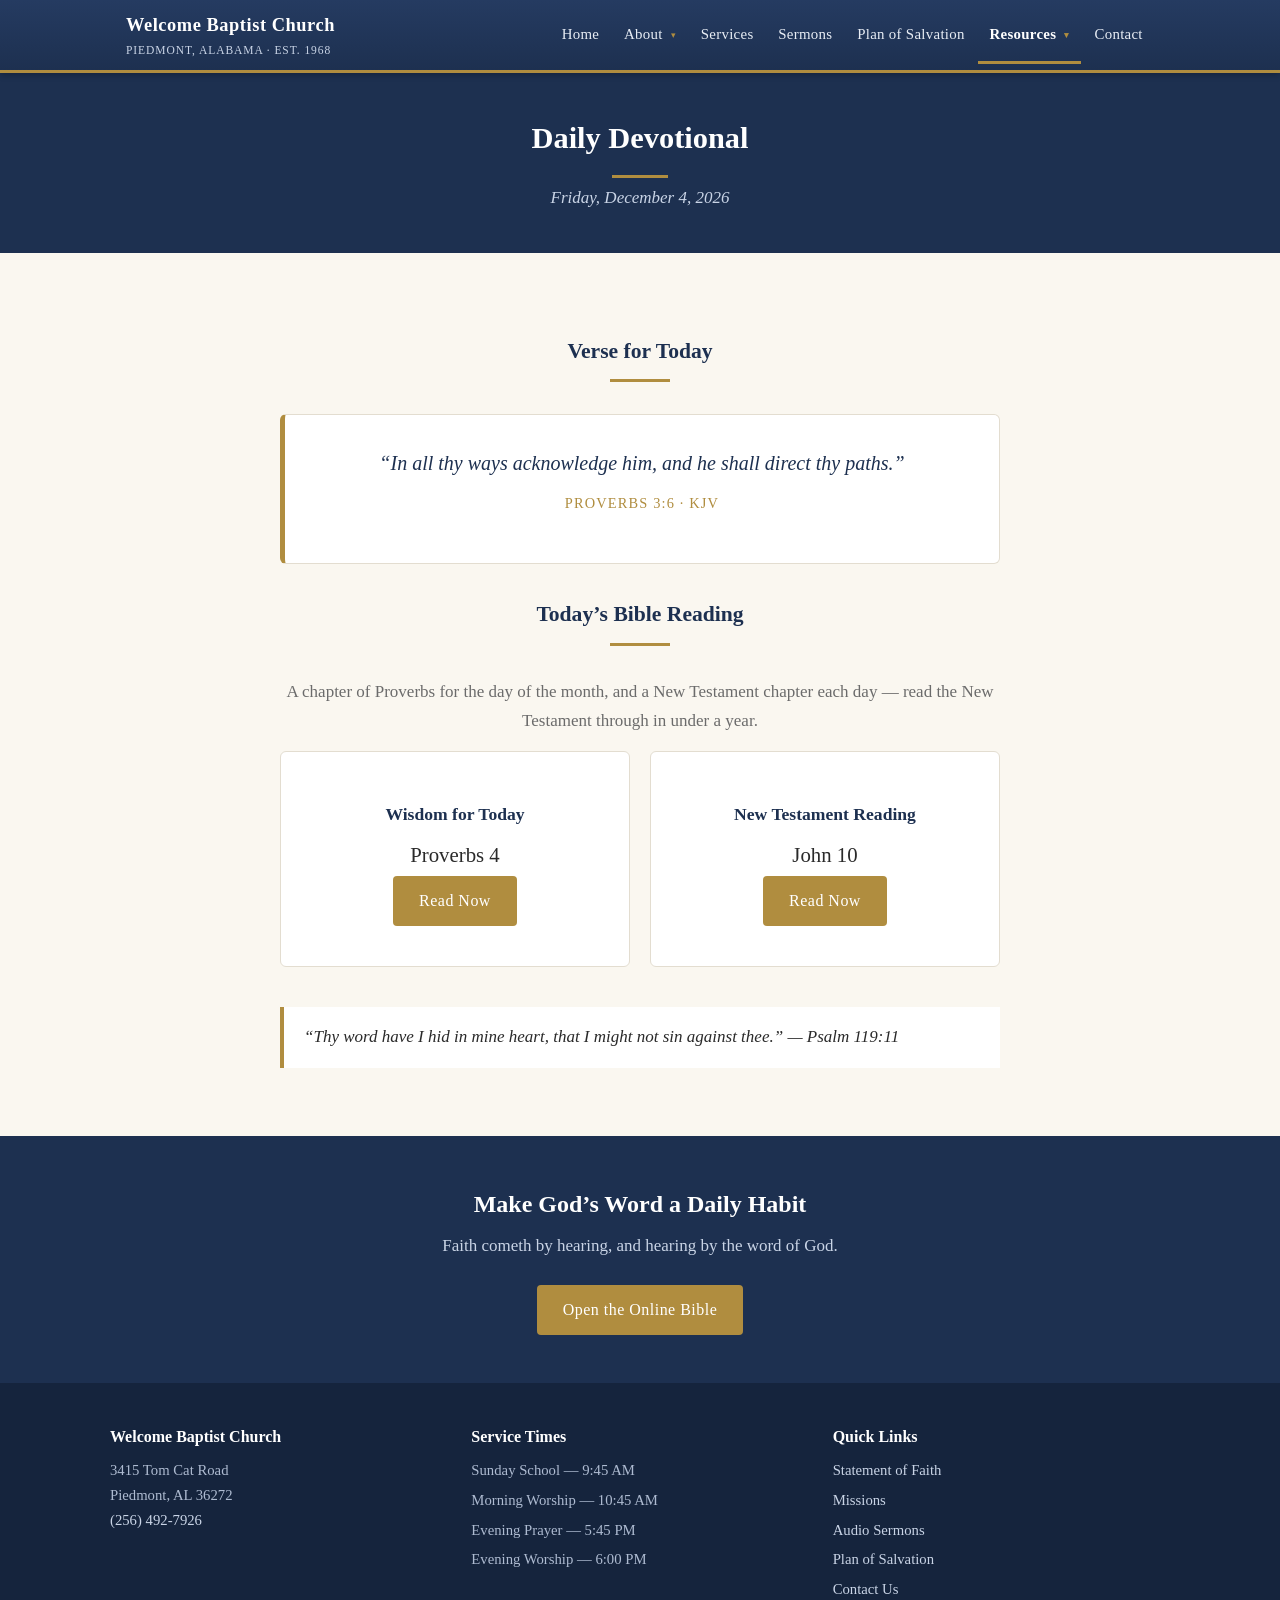
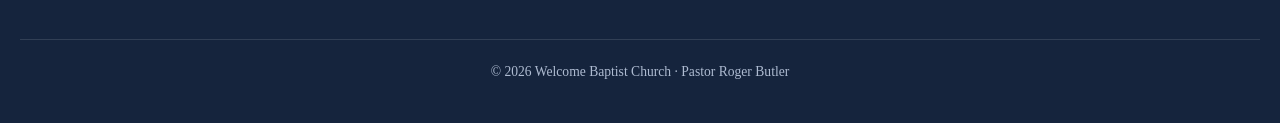
<file: devotional.html>
<!DOCTYPE html>
<html lang="en">
<head>
<meta charset="UTF-8">
<meta name="viewport" content="width=device-width, initial-scale=1">
<title>Daily Devotional | Welcome Baptist Church</title>
<meta name="description" content="A verse for today and a daily Bible reading plan from Welcome Baptist Church.">
<link rel="stylesheet" href="css/style.css">
<style>
  .votd {
    background: var(--white); border: 1px solid var(--line); border-left: 5px solid var(--gold);
    border-radius: 6px; padding: 2rem; text-align: center; margin-bottom: 2rem;
  }
  .votd .text { font-size: 1.25rem; font-style: italic; color: var(--navy); line-height: 1.6; margin-bottom: .75rem; }
  .votd .ref { color: var(--gold); letter-spacing: .08em; text-transform: uppercase; font-size: .9rem; }
  .reading-cards { display: grid; gap: 1.25rem; grid-template-columns: 1fr; }
  @media (min-width: 700px) { .reading-cards { grid-template-columns: 1fr 1fr; } }
</style>
</head>
<body>

<header class="site-header">
  <div class="header-inner">
    <a class="brand" href="index.html">
      <span class="name">Welcome Baptist Church</span>
      <span class="tag">Piedmont, Alabama &middot; Est. 1968</span>
    </a>
    <button class="nav-toggle" aria-label="Toggle menu" onclick="document.getElementById('nav').classList.toggle('open')">&#9776;</button>
    <nav class="site-nav" id="nav">
      <ul>
        <li><a href="index.html">Home</a></li>
        <li class="has-drop">
          <a href="about.html">About <span class="caret">&#9662;</span></a>
          <ul class="drop">
            <li><a href="about.html">Our Church</a></li>
            <li><a href="beliefs.html">What We Believe</a></li>
            <li><a href="missions.html">Missions</a></li>
          </ul>
        </li>
        <li><a href="services.html">Services</a></li>
        <li><a href="sermons.html">Sermons</a></li>
        <li><a href="salvation.html">Plan of Salvation</a></li>
        <li class="has-drop">
          <a href="bible.html" class="active">Resources <span class="caret">&#9662;</span></a>
          <ul class="drop">
            <li><a href="bible.html">Online Bible</a></li>
            <li><a href="devotional.html" class="active">Daily Devotional</a></li>
          </ul>
        </li>
        <li><a href="contact.html">Contact</a></li>
      </ul>
    </nav>
  </div>
</header>

<div class="page-head">
  <h1>Daily Devotional</h1>
  <p id="today-date"></p>
</div>

<section class="section">
  <div class="wrap prose">

    <h2 class="section-title" style="text-align:center;">Verse for Today</h2>
    <div class="section-rule"></div>
    <div class="votd">
      <p class="text" id="votd-text"></p>
      <p class="ref" id="votd-ref"></p>
    </div>

    <h2 class="section-title" style="text-align:center;">Today&rsquo;s Bible Reading</h2>
    <div class="section-rule"></div>
    <p style="text-align:center; color:var(--muted);">A chapter of Proverbs for the day of the month, and a New Testament chapter each day &mdash; read the New Testament through in under a year.</p>
    <div class="reading-cards">
      <div class="card">
        <h3>Wisdom for Today</h3>
        <p class="big" id="prov-label"></p>
        <p><a class="btn" id="prov-link" href="bible.html">Read Now</a></p>
      </div>
      <div class="card">
        <h3>New Testament Reading</h3>
        <p class="big" id="nt-label"></p>
        <p><a class="btn" id="nt-link" href="bible.html">Read Now</a></p>
      </div>
    </div>

    <blockquote style="margin-top:2.5rem;">
      &ldquo;Thy word have I hid in mine heart, that I might not sin against thee.&rdquo; &mdash; Psalm 119:11
    </blockquote>

  </div>
</section>

<section class="cta-band">
  <h2>Make God&rsquo;s Word a Daily Habit</h2>
  <p>Faith cometh by hearing, and hearing by the word of God.</p>
  <a class="btn" href="bible.html">Open the Online Bible</a>
</section>

<footer class="site-footer">
  <div class="footer-inner">
    <div>
      <h4>Welcome Baptist Church</h4>
      <p>3415 Tom Cat Road<br>Piedmont, AL 36272<br><a href="tel:+12564927926">(256) 492-7926</a></p>
    </div>
    <div>
      <h4>Service Times</h4>
      <ul>
        <li>Sunday School &mdash; 9:45 AM</li>
        <li>Morning Worship &mdash; 10:45 AM</li>
        <li>Evening Prayer &mdash; 5:45 PM</li>
        <li>Evening Worship &mdash; 6:00 PM</li>
      </ul>
    </div>
    <div>
      <h4>Quick Links</h4>
      <ul>
        <li><a href="beliefs.html">Statement of Faith</a></li>
        <li><a href="missions.html">Missions</a></li>
        <li><a href="sermons.html">Audio Sermons</a></li>
        <li><a href="salvation.html">Plan of Salvation</a></li>
        <li><a href="contact.html">Contact Us</a></li>
      </ul>
    </div>
  </div>
  <p class="copyright">&copy; 2026 Welcome Baptist Church &middot; Pastor Roger Butler</p>
</footer>

<script>
// One verse for each day of the month (KJV)
const VERSES = [
["For God so loved the world, that he gave his only begotten Son, that whosoever believeth in him should not perish, but have everlasting life.","John 3:16"],
["This is the day which the LORD hath made; we will rejoice and be glad in it.","Psalm 118:24"],
["Trust in the LORD with all thine heart; and lean not unto thine own understanding.","Proverbs 3:5"],
["In all thy ways acknowledge him, and he shall direct thy paths.","Proverbs 3:6"],
["And we know that all things work together for good to them that love God, to them who are the called according to his purpose.","Romans 8:28"],
["I can do all things through Christ which strengtheneth me.","Philippians 4:13"],
["But they that wait upon the LORD shall renew their strength; they shall mount up with wings as eagles; they shall run, and not be weary; and they shall walk, and not faint.","Isaiah 40:31"],
["The LORD is my shepherd; I shall not want.","Psalm 23:1"],
["But seek ye first the kingdom of God, and his righteousness; and all these things shall be added unto you.","Matthew 6:33"],
["Thy word is a lamp unto my feet, and a light unto my path.","Psalm 119:105"],
["For whosoever shall call upon the name of the Lord shall be saved.","Romans 10:13"],
["For by grace are ye saved through faith; and that not of yourselves: it is the gift of God.","Ephesians 2:8"],
["Study to shew thyself approved unto God, a workman that needeth not to be ashamed, rightly dividing the word of truth.","2 Timothy 2:15"],
["If we confess our sins, he is faithful and just to forgive us our sins, and to cleanse us from all unrighteousness.","1 John 1:9"],
["Have not I commanded thee? Be strong and of a good courage; be not afraid, neither be thou dismayed: for the LORD thy God is with thee whithersoever thou goest.","Joshua 1:9"],
["God is our refuge and strength, a very present help in trouble.","Psalm 46:1"],
["Come unto me, all ye that labour and are heavy laden, and I will give you rest.","Matthew 11:28"],
["I beseech you therefore, brethren, by the mercies of God, that ye present your bodies a living sacrifice, holy, acceptable unto God, which is your reasonable service.","Romans 12:1"],
["I am crucified with Christ: nevertheless I live; yet not I, but Christ liveth in me: and the life which I now live in the flesh I live by the faith of the Son of God, who loved me, and gave himself for me.","Galatians 2:20"],
["Be careful for nothing; but in every thing by prayer and supplication with thanksgiving let your requests be made known unto God.","Philippians 4:6"],
["And the peace of God, which passeth all understanding, shall keep your hearts and minds through Christ Jesus.","Philippians 4:7"],
["Let the words of my mouth, and the meditation of my heart, be acceptable in thy sight, O LORD, my strength, and my redeemer.","Psalm 19:14"],
["The name of the LORD is a strong tower: the righteous runneth into it, and is safe.","Proverbs 18:10"],
["Thou wilt keep him in perfect peace, whose mind is stayed on thee: because he trusteth in thee.","Isaiah 26:3"],
["It is of the LORD'S mercies that we are not consumed, because his compassions fail not. They are new every morning: great is thy faithfulness.","Lamentations 3:22-23"],
["Jesus saith unto him, I am the way, the truth, and the life: no man cometh unto the Father, but by me.","John 14:6"],
["But God commendeth his love toward us, in that, while we were yet sinners, Christ died for us.","Romans 5:8"],
["Casting all your care upon him; for he careth for you.","1 Peter 5:7"],
["Jesus Christ the same yesterday, and to day, and for ever.","Hebrews 13:8"],
["Blessed is the man that walketh not in the counsel of the ungodly, nor standeth in the way of sinners, nor sitteth in the seat of the scornful.","Psalm 1:1"],
["He which testifieth these things saith, Surely I come quickly. Amen. Even so, come, Lord Jesus.","Revelation 22:20"]
];

// New Testament books: [name, chapters, index in the Online Bible's book list]
const NT = [
["Matthew",28,39],["Mark",16,40],["Luke",24,41],["John",21,42],["Acts",28,43],
["Romans",16,44],["1 Corinthians",16,45],["2 Corinthians",13,46],["Galatians",6,47],["Ephesians",6,48],
["Philippians",4,49],["Colossians",4,50],["1 Thessalonians",5,51],["2 Thessalonians",3,52],["1 Timothy",6,53],
["2 Timothy",4,54],["Titus",3,55],["Philemon",1,56],["Hebrews",13,57],["James",5,58],
["1 Peter",5,59],["2 Peter",3,60],["1 John",5,61],["2 John",1,62],["3 John",1,63],
["Jude",1,64],["Revelation",22,65]
];

const now = new Date();
document.getElementById('today-date').textContent =
  now.toLocaleDateString('en-US', { weekday:'long', year:'numeric', month:'long', day:'numeric' });

// Verse of the day (by day of month)
const day = now.getDate();
const v = VERSES[(day - 1) % VERSES.length];
document.getElementById('votd-text').textContent = '“' + v[0] + '”';
document.getElementById('votd-ref').textContent = v[1] + ' · KJV';

// Proverbs chapter = day of month (Proverbs has 31 chapters)
document.getElementById('prov-label').textContent = 'Proverbs ' + day;
document.getElementById('prov-link').href = 'bible.html?b=19&c=' + day;

// NT chapter by day of year (260 NT chapters)
const start = new Date(now.getFullYear(), 0, 0);
const dayOfYear = Math.floor((now - start) / 86400000);
let idx = (dayOfYear - 1) % 260;
let book = 0;
while (idx >= NT[book][1]) { idx -= NT[book][1]; book++; }
const ntName = NT[book][0], ntChap = idx + 1;
document.getElementById('nt-label').textContent = ntName + ' ' + ntChap;
document.getElementById('nt-link').href = 'bible.html?b=' + NT[book][2] + '&c=' + ntChap;
</script>

</body>
</html>
</file>
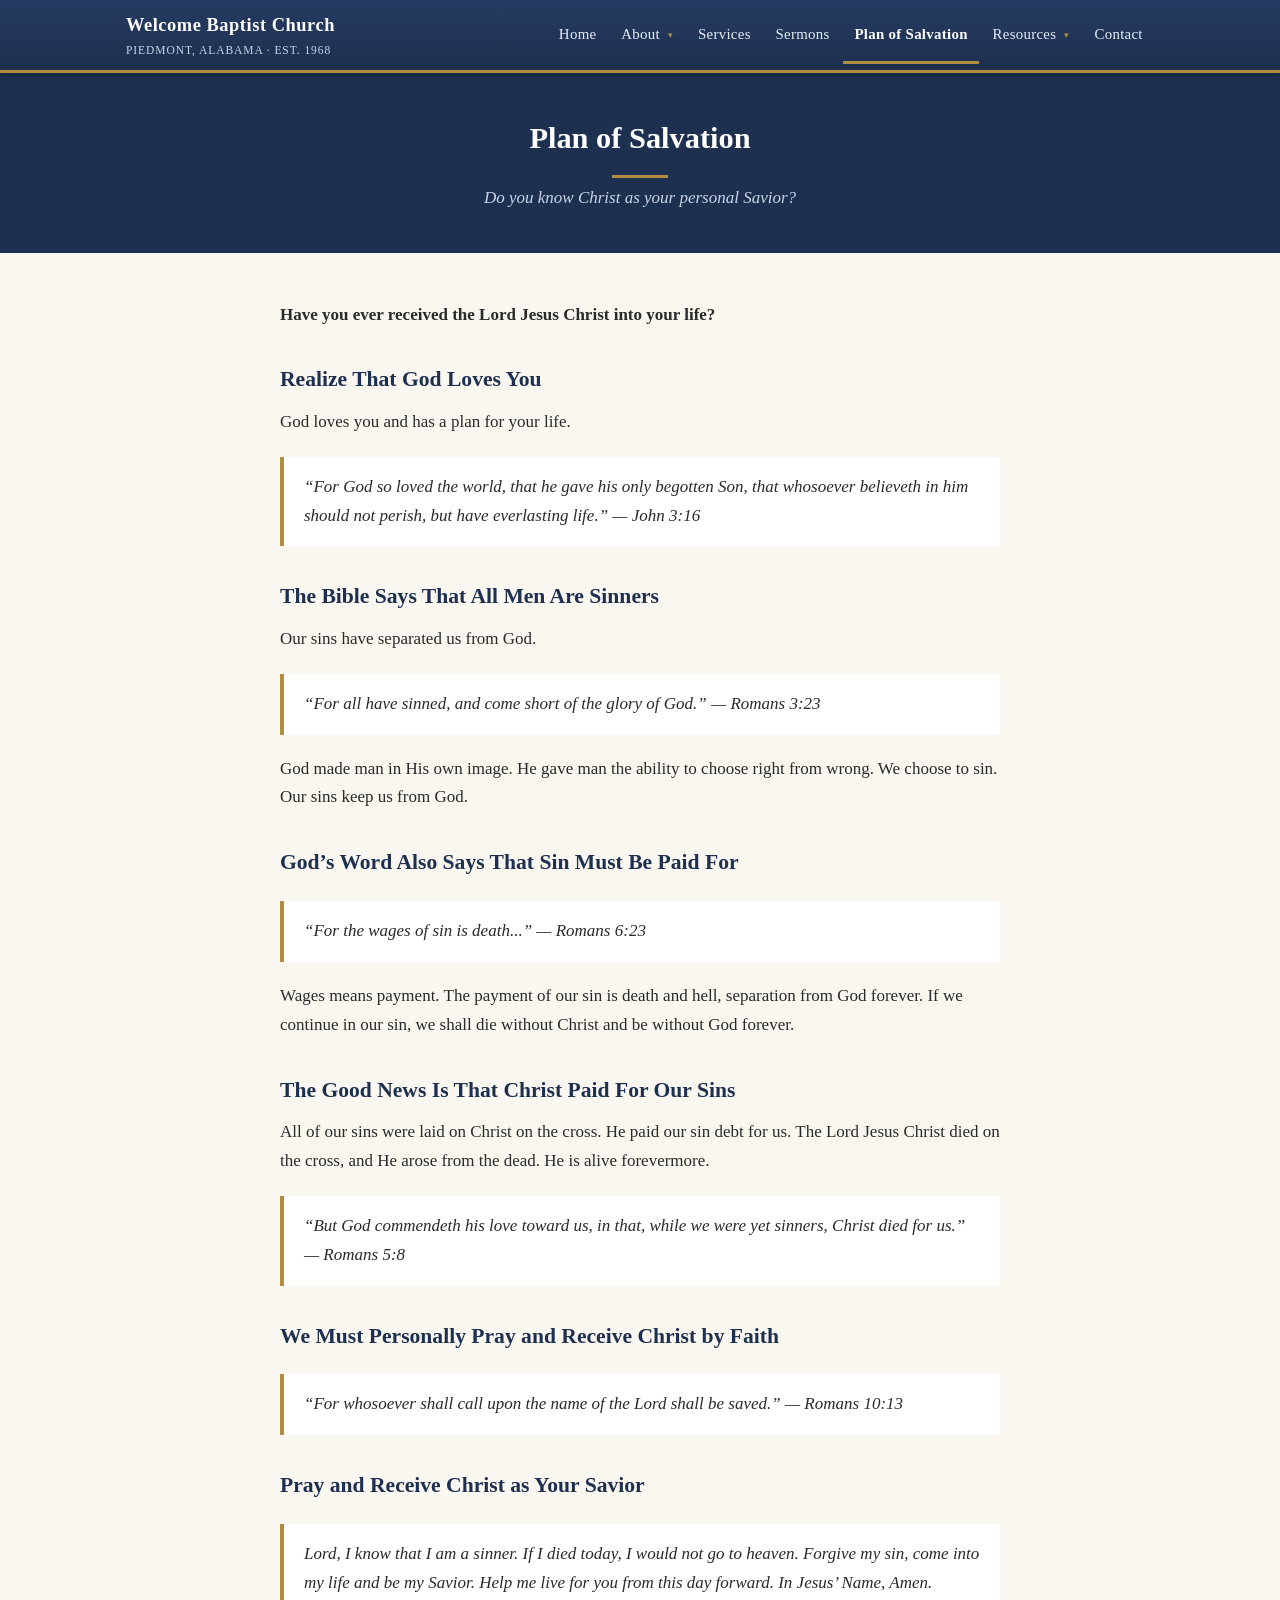
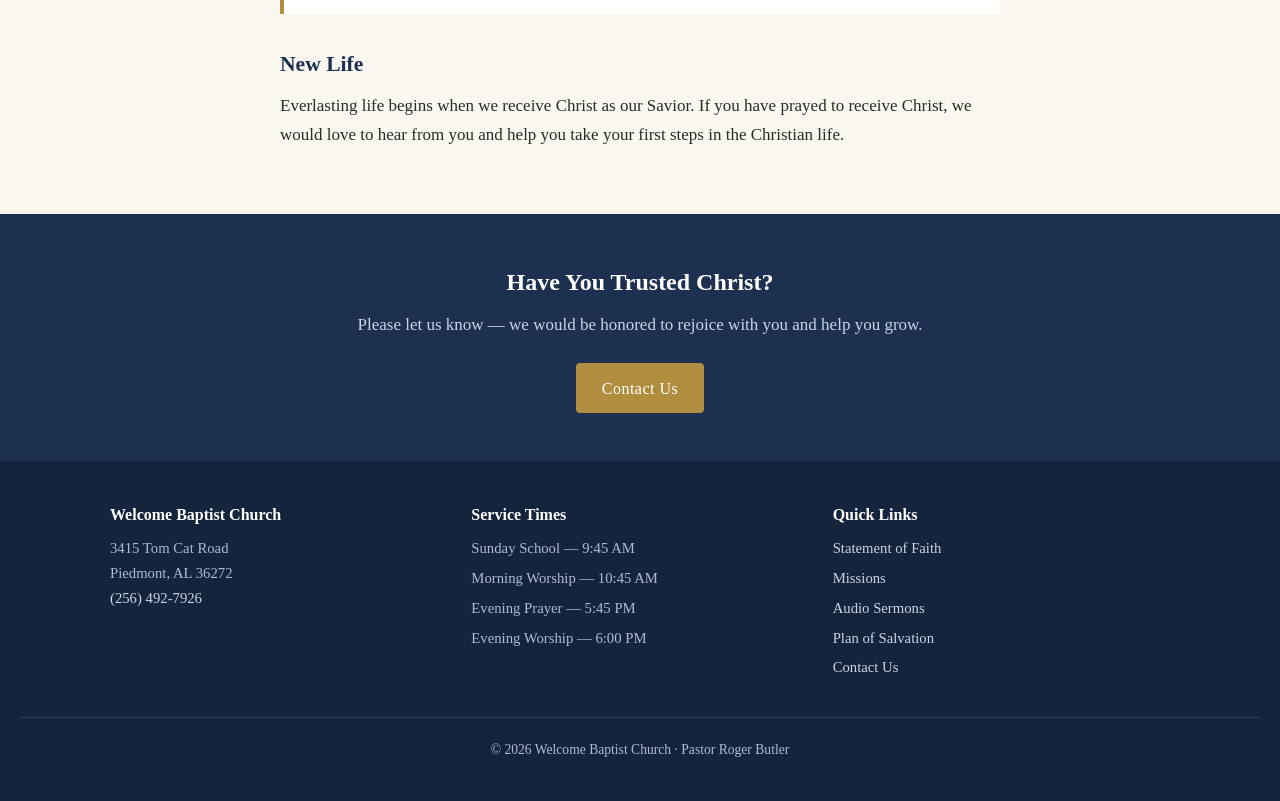
<file: salvation.html>
<!DOCTYPE html>
<html lang="en">
<head>
<meta charset="UTF-8">
<meta name="viewport" content="width=device-width, initial-scale=1">
<title>Plan of Salvation | Welcome Baptist Church</title>
<meta name="description" content="Do you know Christ as your personal Savior? Read the Bible's plan of salvation.">
<link rel="stylesheet" href="css/style.css">
</head>
<body>

<header class="site-header">
  <div class="header-inner">
    <a class="brand" href="index.html">
      <span class="name">Welcome Baptist Church</span>
      <span class="tag">Piedmont, Alabama &middot; Est. 1968</span>
    </a>
    <button class="nav-toggle" aria-label="Toggle menu" onclick="document.getElementById('nav').classList.toggle('open')">&#9776;</button>
    <nav class="site-nav" id="nav">
      <ul>
        <li><a href="index.html">Home</a></li>
        <li class="has-drop">
          <a href="about.html">About <span class="caret">&#9662;</span></a>
          <ul class="drop">
            <li><a href="about.html">Our Church</a></li>
            <li><a href="beliefs.html">What We Believe</a></li>
            <li><a href="missions.html">Missions</a></li>
          </ul>
        </li>
        <li><a href="services.html">Services</a></li>
        <li><a href="sermons.html">Sermons</a></li>
        <li><a href="salvation.html" class="active">Plan of Salvation</a></li>
        <li class="has-drop">
          <a href="bible.html">Resources <span class="caret">&#9662;</span></a>
          <ul class="drop">
            <li><a href="bible.html">Online Bible</a></li>
            <li><a href="devotional.html">Daily Devotional</a></li>
          </ul>
        </li>
        <li><a href="contact.html">Contact</a></li>
      </ul>
    </nav>
  </div>
</header>

<div class="page-head">
  <h1>Plan of Salvation</h1>
  <p>Do you know Christ as your personal Savior?</p>
</div>

<section class="section">
  <div class="wrap prose">
    <p><strong>Have you ever received the Lord Jesus Christ into your life?</strong></p>

    <h2>Realize That God Loves You</h2>
    <p>God loves you and has a plan for your life.</p>
    <blockquote>&ldquo;For God so loved the world, that he gave his only begotten Son, that whosoever believeth in him should not perish, but have everlasting life.&rdquo; &mdash; John 3:16</blockquote>

    <h2>The Bible Says That All Men Are Sinners</h2>
    <p>Our sins have separated us from God.</p>
    <blockquote>&ldquo;For all have sinned, and come short of the glory of God.&rdquo; &mdash; Romans 3:23</blockquote>
    <p>God made man in His own image. He gave man the ability to choose right from wrong. We choose to sin. Our sins keep us from God.</p>

    <h2>God&rsquo;s Word Also Says That Sin Must Be Paid For</h2>
    <blockquote>&ldquo;For the wages of sin is death...&rdquo; &mdash; Romans 6:23</blockquote>
    <p>Wages means payment. The payment of our sin is death and hell, separation from God forever. If we continue in our sin, we shall die without Christ and be without God forever.</p>

    <h2>The Good News Is That Christ Paid For Our Sins</h2>
    <p>All of our sins were laid on Christ on the cross. He paid our sin debt for us. The Lord Jesus Christ died on the cross, and He arose from the dead. He is alive forevermore.</p>
    <blockquote>&ldquo;But God commendeth his love toward us, in that, while we were yet sinners, Christ died for us.&rdquo; &mdash; Romans 5:8</blockquote>

    <h2>We Must Personally Pray and Receive Christ by Faith</h2>
    <blockquote>&ldquo;For whosoever shall call upon the name of the Lord shall be saved.&rdquo; &mdash; Romans 10:13</blockquote>

    <h2>Pray and Receive Christ as Your Savior</h2>
    <blockquote>Lord, I know that I am a sinner. If I died today, I would not go to heaven. Forgive my sin, come into my life and be my Savior. Help me live for you from this day forward. In Jesus&rsquo; Name, Amen.</blockquote>

    <h2>New Life</h2>
    <p>Everlasting life begins when we receive Christ as our Savior. If you have prayed to receive Christ, we would love to hear from you and help you take your first steps in the Christian life.</p>
  </div>
</section>

<section class="cta-band">
  <h2>Have You Trusted Christ?</h2>
  <p>Please let us know &mdash; we would be honored to rejoice with you and help you grow.</p>
  <a class="btn" href="contact.html">Contact Us</a>
</section>

<footer class="site-footer">
  <div class="footer-inner">
    <div>
      <h4>Welcome Baptist Church</h4>
      <p>3415 Tom Cat Road<br>Piedmont, AL 36272<br><a href="tel:+12564927926">(256) 492-7926</a></p>
    </div>
    <div>
      <h4>Service Times</h4>
      <ul>
        <li>Sunday School &mdash; 9:45 AM</li>
        <li>Morning Worship &mdash; 10:45 AM</li>
        <li>Evening Prayer &mdash; 5:45 PM</li>
        <li>Evening Worship &mdash; 6:00 PM</li>
      </ul>
    </div>
    <div>
      <h4>Quick Links</h4>
      <ul>
        <li><a href="beliefs.html">Statement of Faith</a></li>
        <li><a href="missions.html">Missions</a></li>
        <li><a href="sermons.html">Audio Sermons</a></li>
        <li><a href="salvation.html">Plan of Salvation</a></li>
        <li><a href="contact.html">Contact Us</a></li>
      </ul>
    </div>
  </div>
  <p class="copyright">&copy; 2026 Welcome Baptist Church &middot; Pastor Roger Butler</p>
</footer>

</body>
</html>
</file>
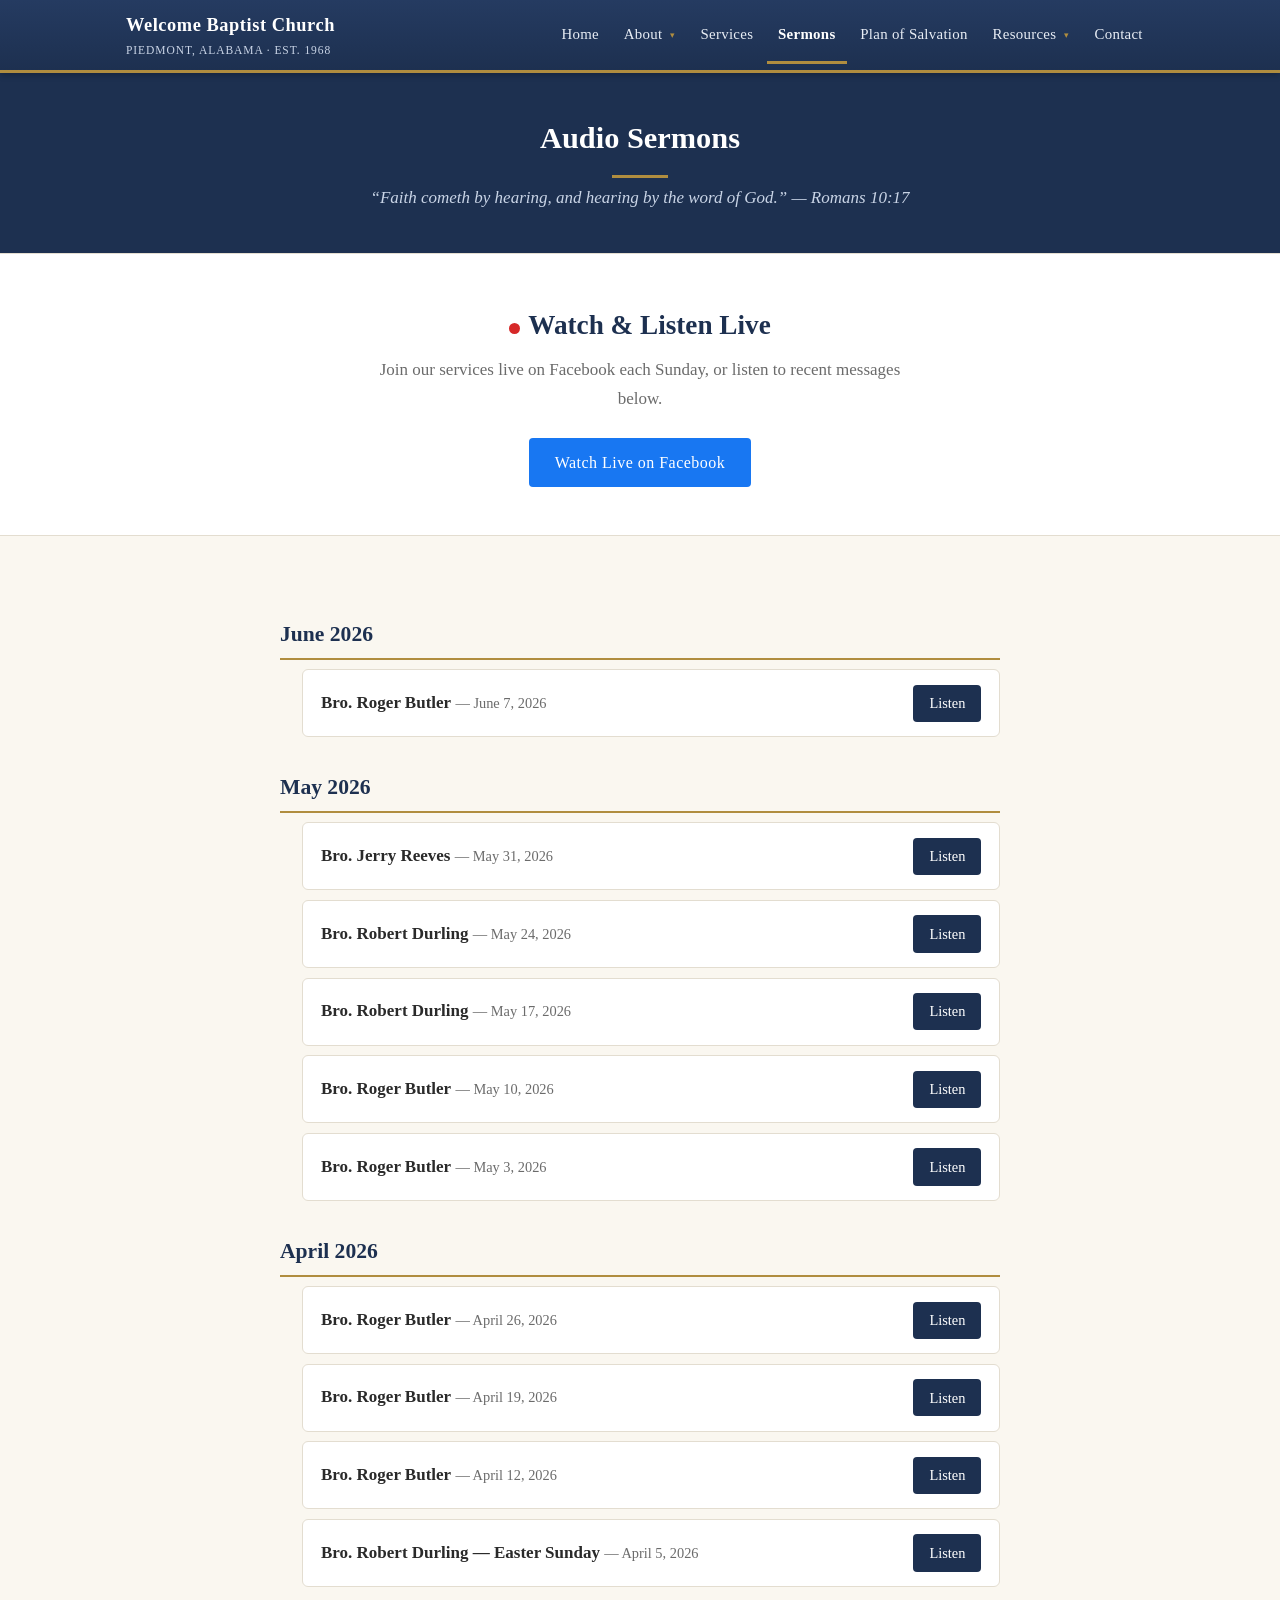
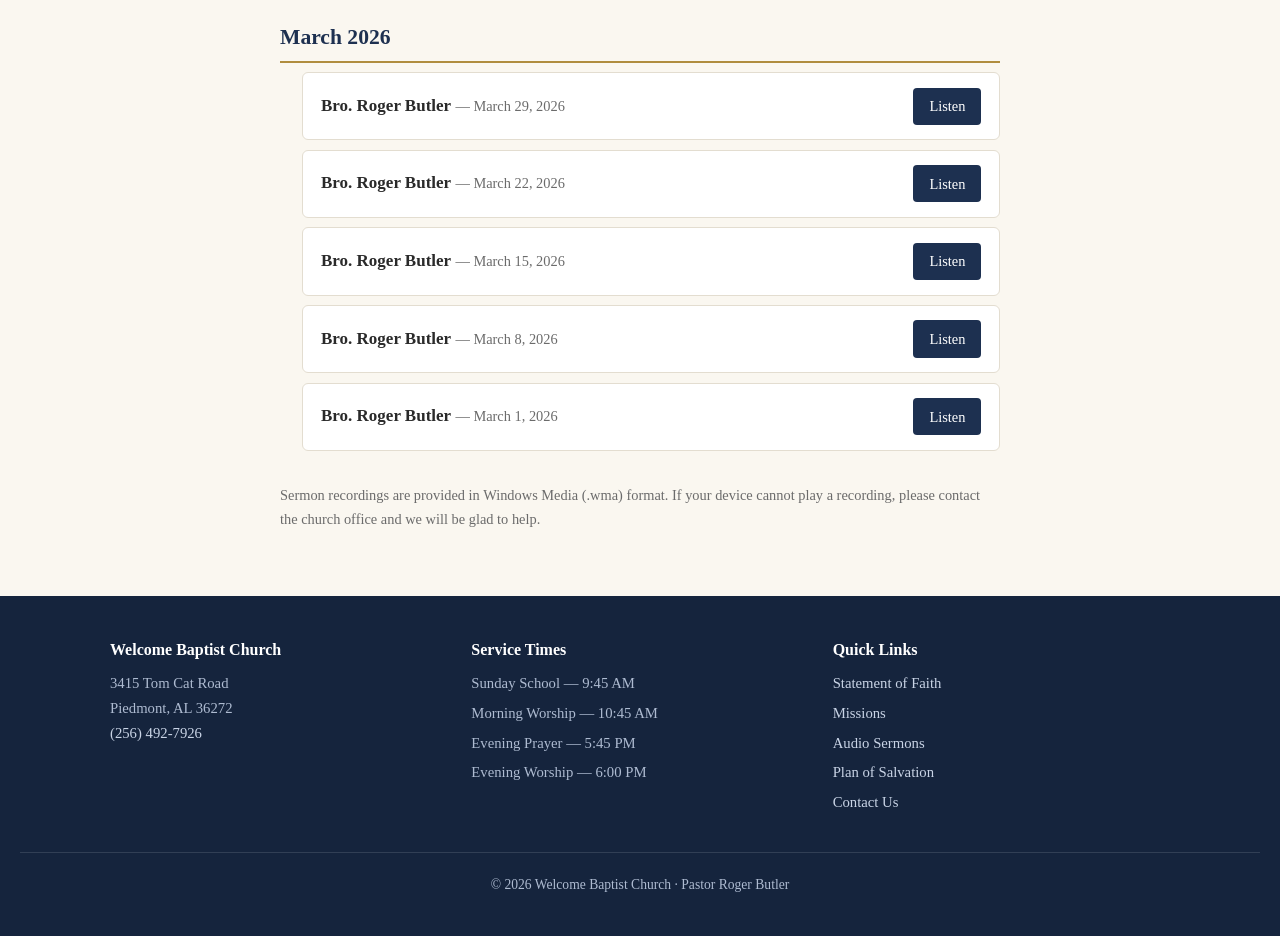
<file: sermons.html>
<!DOCTYPE html>
<html lang="en">
<head>
<meta charset="UTF-8">
<meta name="viewport" content="width=device-width, initial-scale=1">
<title>Audio Sermons | Welcome Baptist Church</title>
<meta name="description" content="Listen to recent audio sermons from Welcome Baptist Church in Piedmont, Alabama.">
<link rel="stylesheet" href="css/style.css">
</head>
<body>

<header class="site-header">
  <div class="header-inner">
    <a class="brand" href="index.html">
      <span class="name">Welcome Baptist Church</span>
      <span class="tag">Piedmont, Alabama &middot; Est. 1968</span>
    </a>
    <button class="nav-toggle" aria-label="Toggle menu" onclick="document.getElementById('nav').classList.toggle('open')">&#9776;</button>
    <nav class="site-nav" id="nav">
      <ul>
        <li><a href="index.html">Home</a></li>
        <li class="has-drop">
          <a href="about.html">About <span class="caret">&#9662;</span></a>
          <ul class="drop">
            <li><a href="about.html">Our Church</a></li>
            <li><a href="beliefs.html">What We Believe</a></li>
            <li><a href="missions.html">Missions</a></li>
          </ul>
        </li>
        <li><a href="services.html">Services</a></li>
        <li><a href="sermons.html" class="active">Sermons</a></li>
        <li><a href="salvation.html">Plan of Salvation</a></li>
        <li class="has-drop">
          <a href="bible.html">Resources <span class="caret">&#9662;</span></a>
          <ul class="drop">
            <li><a href="bible.html">Online Bible</a></li>
            <li><a href="devotional.html">Daily Devotional</a></li>
          </ul>
        </li>
        <li><a href="contact.html">Contact</a></li>
      </ul>
    </nav>
  </div>
</header>

<div class="page-head">
  <h1>Audio Sermons</h1>
  <p>&ldquo;Faith cometh by hearing, and hearing by the word of God.&rdquo; &mdash; Romans 10:17</p>
</div>

<section class="live-band">
  <h2><span class="live-dot"></span>Watch &amp; Listen Live</h2>
  <p>Join our services live on Facebook each Sunday, or listen to recent messages below.</p>
  <!-- TODO: Replace the link below with the church's actual Facebook page URL -->
  <a class="btn fb" href="https://www.facebook.com/welcome.baptistchurch.3">Watch Live on Facebook</a>
</section>

<section class="section">
  <div class="wrap prose">

    <h2 class="sermon-month">June 2026</h2>
    <ul class="sermon-list">
      <li><span><span class="title">Bro. Roger Butler</span> <span class="date">&mdash; June 7, 2026</span></span>
        <a class="listen" href="http://www.welcomebaptistonline.com/users/welcomebaptistonline_com/Bro.%20Roger%20Butler%20060726.wma">Listen</a></li>
    </ul>

    <h2 class="sermon-month">May 2026</h2>
    <ul class="sermon-list">
      <li><span><span class="title">Bro. Jerry Reeves</span> <span class="date">&mdash; May 31, 2026</span></span>
        <a class="listen" href="http://www.welcomebaptistonline.com/users/welcomebaptistonline_com/Bro.%20Jerry%20Reeves%20053126.wma">Listen</a></li>
      <li><span><span class="title">Bro. Robert Durling</span> <span class="date">&mdash; May 24, 2026</span></span>
        <a class="listen" href="http://www.welcomebaptistonline.com/users/welcomebaptistonline_com/RDurling%20052426.wma">Listen</a></li>
      <li><span><span class="title">Bro. Robert Durling</span> <span class="date">&mdash; May 17, 2026</span></span>
        <a class="listen" href="http://www.welcomebaptistonline.com/users/welcomebaptistonline_com/Bro%20RDurling%20051726.wma">Listen</a></li>
      <li><span><span class="title">Bro. Roger Butler</span> <span class="date">&mdash; May 10, 2026</span></span>
        <a class="listen" href="http://www.welcomebaptistonline.com/users/welcomebaptistonline_com/Bro.%20Roger%20Butler%20051026.wma">Listen</a></li>
      <li><span><span class="title">Bro. Roger Butler</span> <span class="date">&mdash; May 3, 2026</span></span>
        <a class="listen" href="http://www.welcomebaptistonline.com/users/welcomebaptistonline_com/Bro.%20Roger%20Butler%20%20050326.wma">Listen</a></li>
    </ul>

    <h2 class="sermon-month">April 2026</h2>
    <ul class="sermon-list">
      <li><span><span class="title">Bro. Roger Butler</span> <span class="date">&mdash; April 26, 2026</span></span>
        <a class="listen" href="http://www.welcomebaptistonline.com/users/welcomebaptistonline_com/Bro.%20Roger%20Butler%20042626.wma">Listen</a></li>
      <li><span><span class="title">Bro. Roger Butler</span> <span class="date">&mdash; April 19, 2026</span></span>
        <a class="listen" href="http://www.welcomebaptistonline.com/users/welcomebaptistonline_com/Bro.%20Roger%20Butler%20041926.wma">Listen</a></li>
      <li><span><span class="title">Bro. Roger Butler</span> <span class="date">&mdash; April 12, 2026</span></span>
        <a class="listen" href="http://www.welcomebaptistonline.com/users/welcomebaptistonline_com/Bro.%20Roger%20Butler%20%20041226.wma">Listen</a></li>
      <li><span><span class="title">Bro. Robert Durling &mdash; Easter Sunday</span> <span class="date">&mdash; April 5, 2026</span></span>
        <a class="listen" href="http://www.welcomebaptistonline.com/users/welcomebaptistonline_com/Bro.%20Robert%20Durling%20%20040526.wma">Listen</a></li>
    </ul>

    <h2 class="sermon-month">March 2026</h2>
    <ul class="sermon-list">
      <li><span><span class="title">Bro. Roger Butler</span> <span class="date">&mdash; March 29, 2026</span></span>
        <a class="listen" href="http://www.welcomebaptistonline.com/users/welcomebaptistonline_com/Pastor%20R.%20Butler%20032926.wma">Listen</a></li>
      <li><span><span class="title">Bro. Roger Butler</span> <span class="date">&mdash; March 22, 2026</span></span>
        <a class="listen" href="http://www.welcomebaptistonline.com/users/welcomebaptistonline_com/Bro.%20Roger%20Butler%20032226.wma">Listen</a></li>
      <li><span><span class="title">Bro. Roger Butler</span> <span class="date">&mdash; March 15, 2026</span></span>
        <a class="listen" href="http://www.welcomebaptistonline.com/users/welcomebaptistonline_com/Bro.%20Roger%20Butler%20031526.wma">Listen</a></li>
      <li><span><span class="title">Bro. Roger Butler</span> <span class="date">&mdash; March 8, 2026</span></span>
        <a class="listen" href="http://www.welcomebaptistonline.com/users/welcomebaptistonline_com/RButler%20030826.wma">Listen</a></li>
      <li><span><span class="title">Bro. Roger Butler</span> <span class="date">&mdash; March 1, 2026</span></span>
        <a class="listen" href="http://www.welcomebaptistonline.com/users/welcomebaptistonline_com/Bro.%20Roger%20Butler%20030126.wma">Listen</a></li>
    </ul>

    <p style="margin-top:2rem; color:var(--muted); font-size:.9rem;">Sermon recordings are provided in Windows Media (.wma) format. If your device cannot play a recording, please contact the church office and we will be glad to help.</p>

  </div>
</section>

<footer class="site-footer">
  <div class="footer-inner">
    <div>
      <h4>Welcome Baptist Church</h4>
      <p>3415 Tom Cat Road<br>Piedmont, AL 36272<br><a href="tel:+12564927926">(256) 492-7926</a></p>
    </div>
    <div>
      <h4>Service Times</h4>
      <ul>
        <li>Sunday School &mdash; 9:45 AM</li>
        <li>Morning Worship &mdash; 10:45 AM</li>
        <li>Evening Prayer &mdash; 5:45 PM</li>
        <li>Evening Worship &mdash; 6:00 PM</li>
      </ul>
    </div>
    <div>
      <h4>Quick Links</h4>
      <ul>
        <li><a href="beliefs.html">Statement of Faith</a></li>
        <li><a href="missions.html">Missions</a></li>
        <li><a href="sermons.html">Audio Sermons</a></li>
        <li><a href="salvation.html">Plan of Salvation</a></li>
        <li><a href="contact.html">Contact Us</a></li>
      </ul>
    </div>
  </div>
  <p class="copyright">&copy; 2026 Welcome Baptist Church &middot; Pastor Roger Butler</p>
</footer>

</body>
</html>
</file>
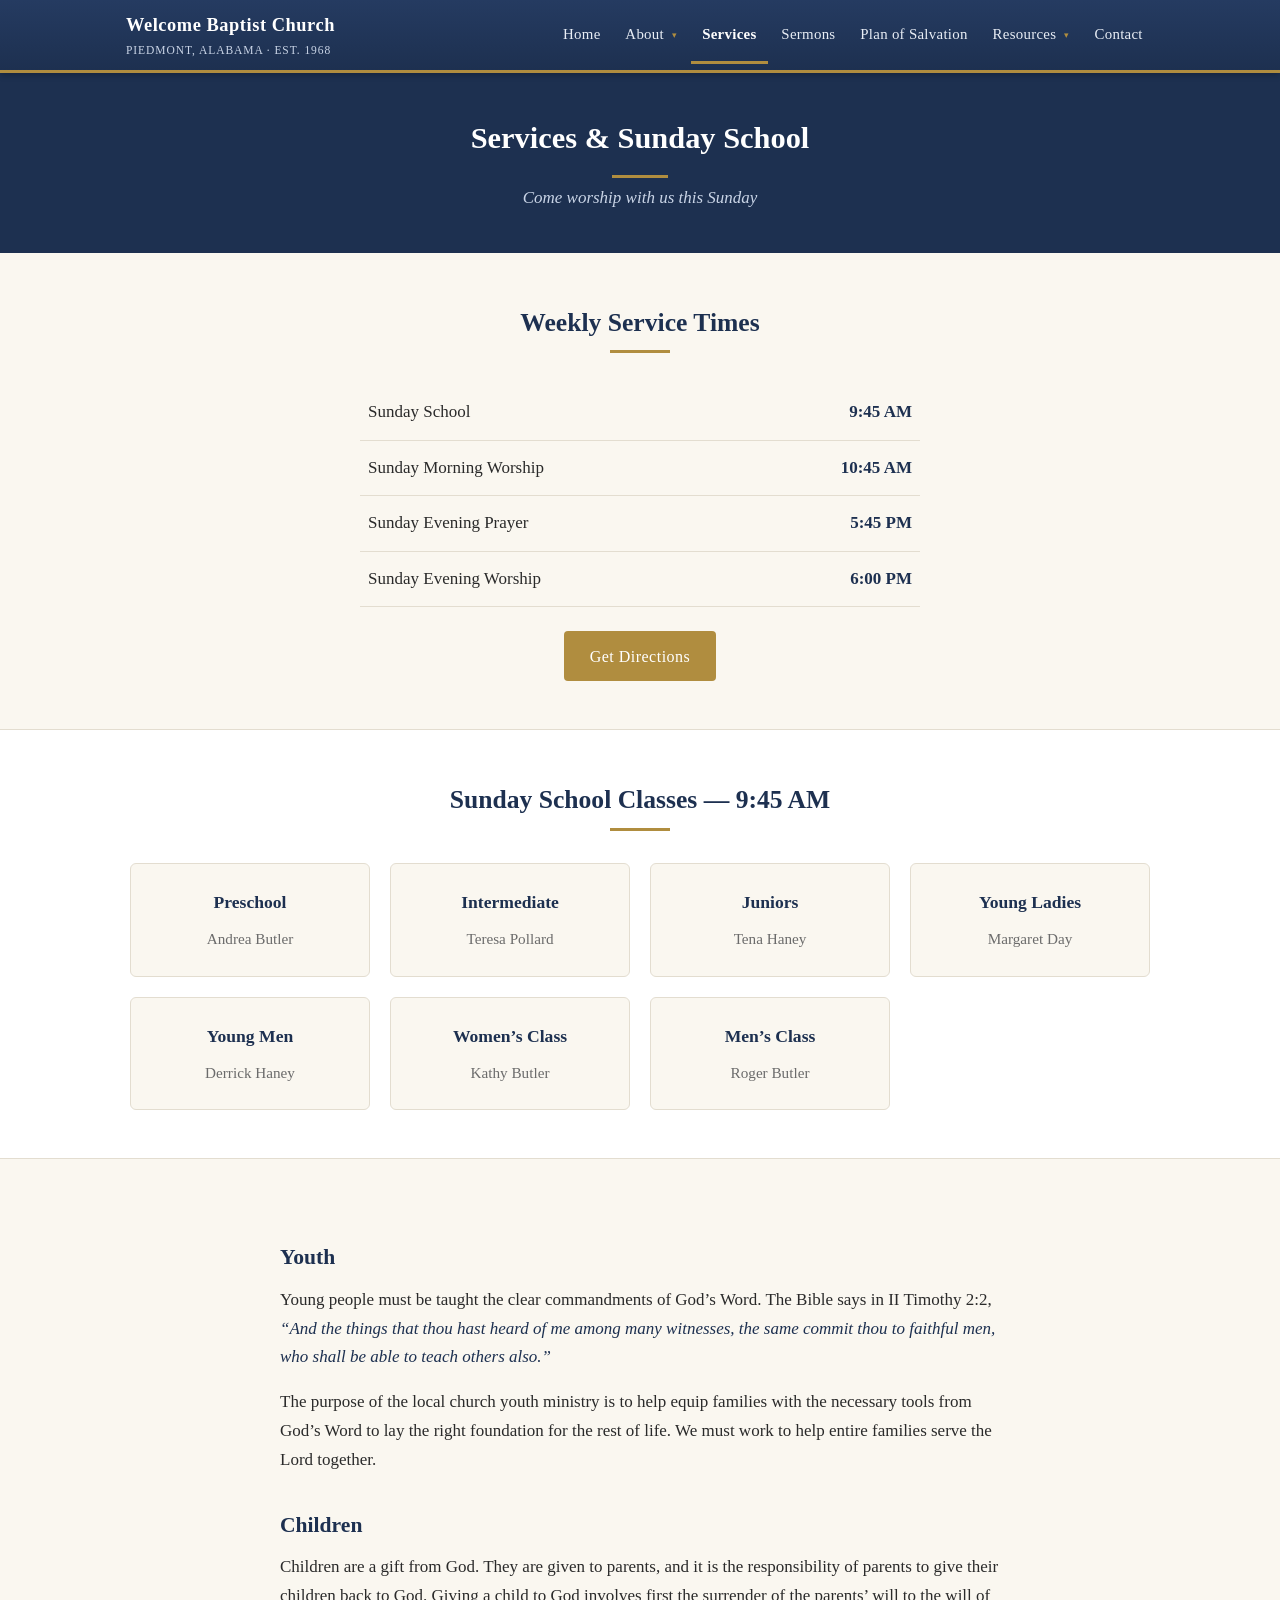
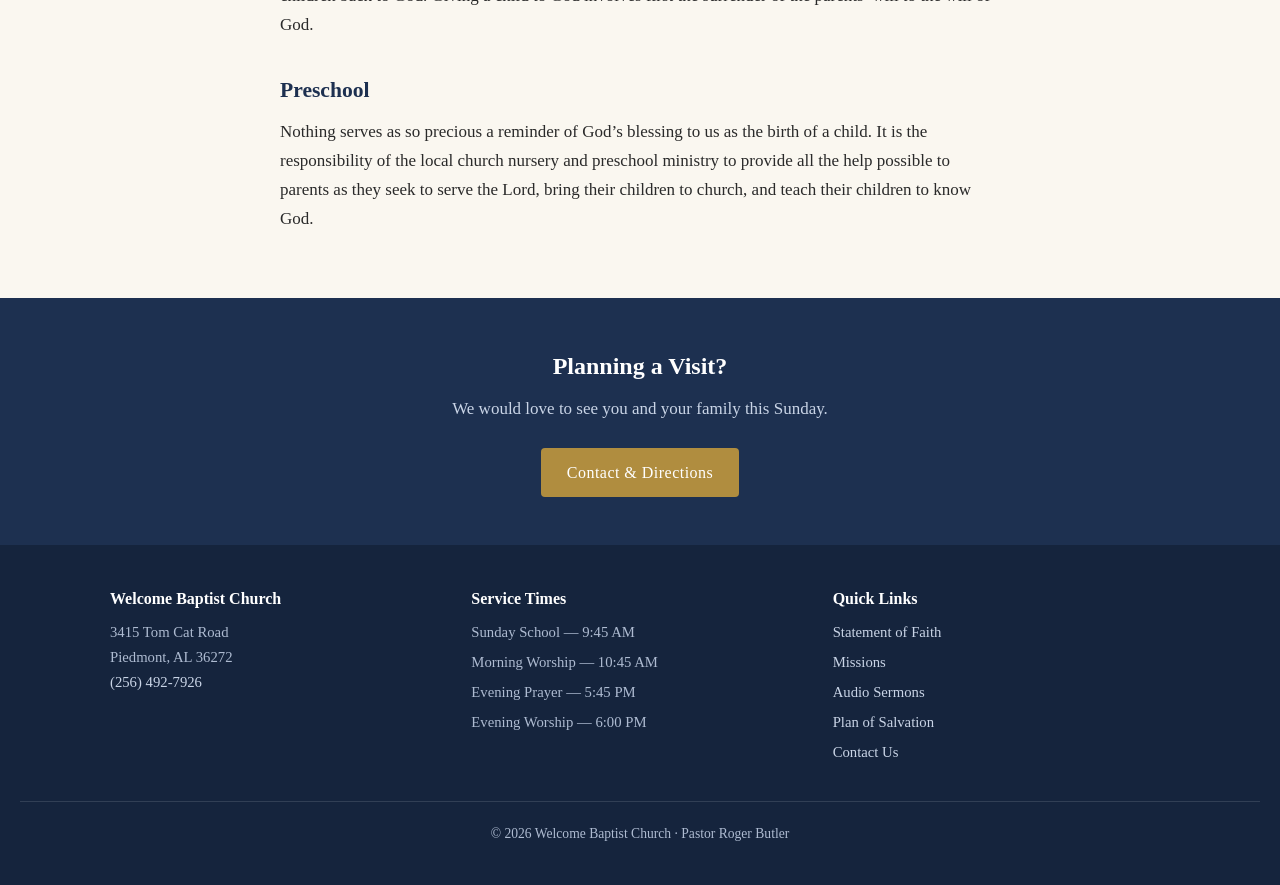
<file: services.html>
<!DOCTYPE html>
<html lang="en">
<head>
<meta charset="UTF-8">
<meta name="viewport" content="width=device-width, initial-scale=1">
<title>Services &amp; Sunday School | Welcome Baptist Church</title>
<meta name="description" content="Service times and Sunday School classes at Welcome Baptist Church in Piedmont, Alabama. Sunday School 9:45 AM, Morning Worship 10:45 AM.">
<link rel="stylesheet" href="css/style.css">
</head>
<body>

<header class="site-header">
  <div class="header-inner">
    <a class="brand" href="index.html">
      <span class="name">Welcome Baptist Church</span>
      <span class="tag">Piedmont, Alabama &middot; Est. 1968</span>
    </a>
    <button class="nav-toggle" aria-label="Toggle menu" onclick="document.getElementById('nav').classList.toggle('open')">&#9776;</button>
    <nav class="site-nav" id="nav">
      <ul>
        <li><a href="index.html">Home</a></li>
        <li class="has-drop">
          <a href="about.html">About <span class="caret">&#9662;</span></a>
          <ul class="drop">
            <li><a href="about.html">Our Church</a></li>
            <li><a href="beliefs.html">What We Believe</a></li>
            <li><a href="missions.html">Missions</a></li>
          </ul>
        </li>
        <li><a href="services.html" class="active">Services</a></li>
        <li><a href="sermons.html">Sermons</a></li>
        <li><a href="salvation.html">Plan of Salvation</a></li>
        <li class="has-drop">
          <a href="bible.html">Resources <span class="caret">&#9662;</span></a>
          <ul class="drop">
            <li><a href="bible.html">Online Bible</a></li>
            <li><a href="devotional.html">Daily Devotional</a></li>
          </ul>
        </li>
        <li><a href="contact.html">Contact</a></li>
      </ul>
    </nav>
  </div>
</header>

<div class="page-head">
  <h1>Services &amp; Sunday School</h1>
  <p>Come worship with us this Sunday</p>
</div>

<section class="section">
  <div class="wrap">
    <h2 class="section-title">Weekly Service Times</h2>
    <div class="section-rule"></div>
    <table class="times">
      <tr><td>Sunday School</td><td>9:45 AM</td></tr>
      <tr><td>Sunday Morning Worship</td><td>10:45 AM</td></tr>
      <tr><td>Sunday Evening Prayer</td><td>5:45 PM</td></tr>
      <tr><td>Sunday Evening Worship</td><td>6:00 PM</td></tr>
    </table>
    <p style="text-align:center; margin-top:1.5rem;">
      <a class="btn" href="contact.html">Get Directions</a>
    </p>
  </div>
</section>

<section class="section alt">
  <div class="wrap">
    <h2 class="section-title">Sunday School Classes &mdash; 9:45 AM</h2>
    <div class="section-rule"></div>
    <div class="cards" style="grid-template-columns:repeat(auto-fit,minmax(220px,1fr));">
      <div class="card"><h3>Preschool</h3><p>Andrea Butler</p></div>
      <div class="card"><h3>Intermediate</h3><p>Teresa Pollard</p></div>
      <div class="card"><h3>Juniors</h3><p>Tena Haney</p></div>
      <div class="card"><h3>Young Ladies</h3><p>Margaret Day</p></div>
      <div class="card"><h3>Young Men</h3><p>Derrick Haney</p></div>
      <div class="card"><h3>Women&rsquo;s Class</h3><p>Kathy Butler</p></div>
      <div class="card"><h3>Men&rsquo;s Class</h3><p>Roger Butler</p></div>
    </div>
  </div>
</section>

<section class="section">
  <div class="wrap prose">
    <h2>Youth</h2>
    <p>Young people must be taught the clear commandments of God&rsquo;s Word. The Bible says in II&nbsp;Timothy 2:2, <span class="scripture">&ldquo;And the things that thou hast heard of me among many witnesses, the same commit thou to faithful men, who shall be able to teach others also.&rdquo;</span></p>
    <p>The purpose of the local church youth ministry is to help equip families with the necessary tools from God&rsquo;s Word to lay the right foundation for the rest of life. We must work to help entire families serve the Lord together.</p>

    <h2>Children</h2>
    <p>Children are a gift from God. They are given to parents, and it is the responsibility of parents to give their children back to God. Giving a child to God involves first the surrender of the parents&rsquo; will to the will of God.</p>

    <h2>Preschool</h2>
    <p>Nothing serves as so precious a reminder of God&rsquo;s blessing to us as the birth of a child. It is the responsibility of the local church nursery and preschool ministry to provide all the help possible to parents as they seek to serve the Lord, bring their children to church, and teach their children to know God.</p>
  </div>
</section>

<section class="cta-band">
  <h2>Planning a Visit?</h2>
  <p>We would love to see you and your family this Sunday.</p>
  <a class="btn" href="contact.html">Contact &amp; Directions</a>
</section>

<footer class="site-footer">
  <div class="footer-inner">
    <div>
      <h4>Welcome Baptist Church</h4>
      <p>3415 Tom Cat Road<br>Piedmont, AL 36272<br><a href="tel:+12564927926">(256) 492-7926</a></p>
    </div>
    <div>
      <h4>Service Times</h4>
      <ul>
        <li>Sunday School &mdash; 9:45 AM</li>
        <li>Morning Worship &mdash; 10:45 AM</li>
        <li>Evening Prayer &mdash; 5:45 PM</li>
        <li>Evening Worship &mdash; 6:00 PM</li>
      </ul>
    </div>
    <div>
      <h4>Quick Links</h4>
      <ul>
        <li><a href="beliefs.html">Statement of Faith</a></li>
        <li><a href="missions.html">Missions</a></li>
        <li><a href="sermons.html">Audio Sermons</a></li>
        <li><a href="salvation.html">Plan of Salvation</a></li>
        <li><a href="contact.html">Contact Us</a></li>
      </ul>
    </div>
  </div>
  <p class="copyright">&copy; 2026 Welcome Baptist Church &middot; Pastor Roger Butler</p>
</footer>

</body>
</html>
</file>
<file: css/style.css>
/* Welcome Baptist Church — shared stylesheet */
:root {
  --navy: #1d3050;
  --navy-dark: #15243d;
  --gold: #b08d3f;
  --cream: #faf7f0;
  --ink: #2a2a2a;
  --muted: #6b6b6b;
  --line: #e3ddd0;
  --white: #ffffff;
}

* { margin: 0; padding: 0; box-sizing: border-box; }

html { scroll-behavior: smooth; }

body {
  font-family: Georgia, 'Times New Roman', serif;
  color: var(--ink);
  background: var(--cream);
  line-height: 1.7;
  font-size: 17px;
}

img { max-width: 100%; height: auto; display: block; }

a { color: var(--navy); }

/* ---------- Header ---------- */
.site-header {
  background: linear-gradient(180deg, #253b61 0%, var(--navy) 100%);
  border-bottom: 3px solid var(--gold);
  color: var(--white);
  position: sticky;
  top: 0;
  z-index: 100;
  box-shadow: 0 2px 6px rgba(0,0,0,.25);
}

.header-inner {
  max-width: 1060px;
  margin: 0 auto;
  padding: 0 1rem;
  display: flex;
  align-items: center;
  justify-content: space-between;
  min-height: 64px;
}

.brand { display: flex; flex-direction: column; text-decoration: none; color: var(--white); padding: .6rem 0; }
.brand .name { font-size: 1.15rem; font-weight: bold; letter-spacing: .03em; }
.brand .tag { font-size: .72rem; color: #c9d4e6; letter-spacing: .08em; text-transform: uppercase; }

.nav-toggle {
  background: none; border: 2px solid rgba(255,255,255,.5); border-radius: 6px;
  color: var(--white); font-size: 1.3rem; line-height: 1;
  padding: .35rem .6rem; cursor: pointer; display: block;
}

.site-nav { display: none; width: 100%; }
.site-nav.open { display: block; }
.site-nav ul { list-style: none; padding-bottom: .75rem; }
.site-nav a {
  display: block; color: #e8edf5; text-decoration: none;
  padding: .65rem .5rem; border-top: 1px solid rgba(255,255,255,.12);
  font-size: 1rem; white-space: nowrap; letter-spacing: .02em;
}
.site-nav a:hover { color: var(--gold); }
.site-nav a.active { color: var(--white); background: rgba(255,255,255,.08); font-weight: bold; border-left: 3px solid var(--gold); }

/* Dropdown menus */
.caret { font-size: .6em; color: var(--gold); margin-left: .25rem; vertical-align: middle; }
.site-nav .drop { list-style: none; }

@media (min-width: 880px) {
  .nav-toggle { display: none; }
  .header-inner { flex-wrap: nowrap; }
  .site-nav { display: block; width: auto; }
  .site-nav > ul { display: flex; gap: .15rem; padding: 0; align-items: stretch; }
  .site-nav a { border: none; padding: 1rem .7rem; font-size: .93rem; }
  .site-nav a.active { border-left: none; box-shadow: inset 0 -3px 0 var(--gold); background: none; }
  .has-drop { position: relative; }
  .site-nav .drop {
    display: none; position: absolute; top: 100%; left: 0; min-width: 215px;
    background: var(--navy-dark); border-top: 3px solid var(--gold);
    box-shadow: 0 10px 20px rgba(0,0,0,.35); border-radius: 0 0 6px 6px;
    padding: .35rem 0; margin: 0;
  }
  .site-nav .has-drop:hover .drop,
  .site-nav .has-drop:focus-within .drop { display: block; }
  .site-nav .drop a { display: block; padding: .55rem 1.1rem; font-size: .92rem; box-shadow: none; }
  .site-nav .drop a:hover { background: rgba(255,255,255,.08); color: var(--gold); }
  .site-nav .drop a.active { box-shadow: none; color: var(--gold); background: none; }
}

@media (max-width: 879px) {
  .header-inner { flex-wrap: wrap; }
  .caret { display: none; }
  .site-nav .drop { padding-left: 1.1rem; padding-bottom: 0; }
  .site-nav .drop a { color: #b9c6db; font-size: .95rem; }
}

/* ---------- Announcement bar ---------- */
.announce {
  background: var(--gold); color: #fff; text-align: center;
  padding: .5rem 1rem; font-size: .92rem; letter-spacing: .02em;
}

/* ---------- Hero ---------- */
.hero {
  background: linear-gradient(rgba(21,36,61,.72), rgba(21,36,61,.72)),
              url('../images/church-front.jpg') center/cover no-repeat;
  color: var(--white);
  text-align: center;
  padding: 4.5rem 1.25rem;
}
.hero h1 { font-size: 2rem; line-height: 1.25; margin-bottom: .75rem; }
.hero p.verse { font-style: italic; color: #d7dfec; max-width: 640px; margin: 0 auto 1.5rem; }
.hero p.ref { color: var(--gold); font-size: .9rem; letter-spacing: .1em; text-transform: uppercase; margin-bottom: 1.75rem; }

@media (min-width: 700px) {
  .hero { padding: 6.5rem 1.5rem; }
  .hero h1 { font-size: 2.7rem; }
}

.btn {
  display: inline-block; background: var(--gold); color: #fff;
  text-decoration: none; padding: .7rem 1.6rem; border-radius: 4px;
  font-size: 1rem; letter-spacing: .03em;
}
.btn:hover { background: #997a33; }
.btn.ghost { background: transparent; border: 2px solid #c9d4e6; margin-left: .5rem; }
.btn.ghost:hover { background: rgba(255,255,255,.1); }

/* ---------- Layout ---------- */
.wrap { max-width: 1060px; margin: 0 auto; padding: 0 1.25rem; }
.section { padding: 3rem 0; }
.section.alt { background: var(--white); border-top: 1px solid var(--line); border-bottom: 1px solid var(--line); }

h2.section-title {
  font-size: 1.6rem; color: var(--navy); text-align: center; margin-bottom: .4rem;
}
.section-rule {
  width: 60px; height: 3px; background: var(--gold); margin: 0 auto 2rem;
}

/* ---------- Cards ---------- */
.cards { display: grid; gap: 1.25rem; grid-template-columns: 1fr; }
@media (min-width: 700px) { .cards { grid-template-columns: repeat(3, 1fr); } }
.card {
  background: var(--white); border: 1px solid var(--line); border-radius: 6px;
  padding: 1.5rem; text-align: center;
}
.section.alt .card { background: var(--cream); }
.card h3 { color: var(--navy); font-size: 1.1rem; margin-bottom: .5rem; }
.card p { font-size: .95rem; color: var(--muted); }
.card .big { font-size: 1.3rem; color: var(--ink); margin: .25rem 0; }

/* ---------- Times table ---------- */
.times { width: 100%; max-width: 560px; margin: 0 auto; border-collapse: collapse; }
.times td { padding: .8rem .5rem; border-bottom: 1px solid var(--line); }
.times td:last-child { text-align: right; font-weight: bold; color: var(--navy); white-space: nowrap; }

/* ---------- Prose pages ---------- */
.page-head { background: var(--navy); color: var(--white); text-align: center; padding: 2.5rem 1.25rem; }
.page-head h1 { font-size: 1.9rem; }
.page-head h1::after { content: ""; display: block; width: 56px; height: 3px; background: var(--gold); margin: .65rem auto 0; }
.page-head p { color: #c9d4e6; font-style: italic; margin-top: .35rem; }

.prose { max-width: 760px; margin: 0 auto; }
.prose h2 { color: var(--navy); font-size: 1.35rem; margin: 2rem 0 .6rem; }
.prose h3 { color: var(--navy); font-size: 1.1rem; margin: 1.5rem 0 .4rem; }
.prose p { margin-bottom: 1rem; }
.prose ul { margin: 0 0 1rem 1.4rem; }
.prose blockquote {
  border-left: 4px solid var(--gold); background: var(--white);
  padding: 1rem 1.25rem; margin: 1.25rem 0; font-style: italic;
}
.scripture { font-style: italic; color: var(--navy); }

/* ---------- Sermons ---------- */
.sermon-month { color: var(--navy); font-size: 1.2rem; margin: 2rem 0 .75rem; border-bottom: 2px solid var(--gold); padding-bottom: .3rem; }
.sermon-list { list-style: none; }
.sermon-list li {
  background: var(--white); border: 1px solid var(--line); border-radius: 6px;
  padding: .9rem 1.1rem; margin-bottom: .6rem;
  display: flex; justify-content: space-between; align-items: center; gap: 1rem; flex-wrap: wrap;
}
.sermon-list .title { font-weight: bold; color: var(--ink); }
.sermon-list .date { color: var(--muted); font-size: .9rem; }
.sermon-list a.listen {
  background: var(--navy); color: #fff; text-decoration: none;
  padding: .4rem 1rem; border-radius: 4px; font-size: .9rem;
}
.sermon-list a.listen:hover { background: var(--navy-dark); }

/* ---------- Contact ---------- */
.contact-grid { display: grid; gap: 1.5rem; grid-template-columns: 1fr; }
@media (min-width: 800px) { .contact-grid { grid-template-columns: 1fr 1fr; } }
.map-frame { width: 100%; height: 320px; border: 1px solid var(--line); border-radius: 6px; }

/* ---------- Photo grid ---------- */
.photo-grid { display: grid; gap: 1rem; grid-template-columns: 1fr 1fr; }
@media (min-width: 700px) { .photo-grid { grid-template-columns: repeat(3, 1fr); } }
.photo-grid figure { background: var(--white); border: 1px solid var(--line); border-radius: 6px; overflow: hidden; }
.photo-grid img { width: 100%; height: 180px; object-fit: cover; }
.photo-grid figcaption { font-size: .85rem; color: var(--muted); padding: .5rem .75rem; text-align: center; }

/* ---------- CTA band ---------- */
.cta-band { background: var(--navy); color: var(--white); text-align: center; padding: 3rem 1.25rem; }
.cta-band h2 { font-size: 1.5rem; margin-bottom: .5rem; }
.cta-band p { color: #c9d4e6; margin-bottom: 1.5rem; }

/* ---------- Footer ---------- */
.site-footer { background: var(--navy-dark); color: #aebbd1; padding: 2.5rem 1.25rem; font-size: .92rem; }
.footer-inner { max-width: 1060px; margin: 0 auto; display: grid; gap: 1.5rem; grid-template-columns: 1fr; }
@media (min-width: 700px) { .footer-inner { grid-template-columns: 1fr 1fr 1fr; } }
.site-footer h4 { color: var(--white); margin-bottom: .5rem; font-size: 1rem; }
.site-footer a { color: #c9d4e6; text-decoration: none; }
.site-footer a:hover { text-decoration: underline; }
.site-footer ul { list-style: none; }
.site-footer li { margin-bottom: .3rem; }
.copyright { text-align: center; margin-top: 2rem; padding-top: 1.25rem; border-top: 1px solid rgba(255,255,255,.12); font-size: .85rem; }

/* ---------- Watch / Listen Live band ---------- */
.live-band { background: var(--white); border-top: 1px solid var(--line); border-bottom: 1px solid var(--line); text-align: center; padding: 3rem 1.25rem; }
.live-band h2 { color: var(--navy); font-size: 1.7rem; margin-bottom: .5rem; }
.live-band p { color: var(--muted); max-width: 560px; margin: 0 auto 1.5rem; }
.btn.fb { background: #1877f2; }
.btn.fb:hover { background: #0f5fc4; }
.btn.outline { background: transparent; border: 2px solid var(--navy); color: var(--navy); margin-left: .5rem; }
.btn.outline:hover { background: var(--navy); color: #fff; }
.live-dot { display: inline-block; width: 11px; height: 11px; background: #d62828; border-radius: 50%; margin-right: .5rem; animation: pulse 1.6s infinite; }
@keyframes pulse { 0%,100% { opacity: 1; } 50% { opacity: .25; } }

/* ---------- Pastor card ---------- */
.pastor-card { display: grid; gap: 1.5rem; grid-template-columns: 1fr; background: var(--white); border: 1px solid var(--line); border-radius: 6px; padding: 1.5rem; margin: 1rem 0 2rem; }
@media (min-width: 700px) { .pastor-card { grid-template-columns: 260px 1fr; align-items: start; } }
.pastor-card img { width: 100%; border-radius: 6px; border: 1px solid var(--line); }
.pastor-card .name { color: var(--navy); font-size: 1.25rem; font-weight: bold; margin-bottom: .2rem; }
.pastor-card .role { color: var(--gold); font-size: .88rem; letter-spacing: .07em; text-transform: uppercase; margin-bottom: .85rem; }

/* ---------- Contact form ---------- */
.contact-form { background: var(--white); border: 1px solid var(--line); border-radius: 6px; padding: 1.75rem; }
.form-row { display: grid; gap: 1rem; grid-template-columns: 1fr; margin-bottom: 1rem; }
@media (min-width: 600px) { .form-row.two { grid-template-columns: 1fr 1fr; } }
.contact-form label { display: block; font-size: .9rem; color: var(--navy); font-weight: bold; margin-bottom: .3rem; }
.contact-form input, .contact-form textarea { width: 100%; font-family: Georgia, serif; font-size: 1rem; color: var(--ink); padding: .65rem .75rem; border: 1px solid var(--line); border-radius: 4px; background: var(--cream); box-sizing: border-box; }
.contact-form input:focus, .contact-form textarea:focus { outline: 2px solid var(--gold); border-color: var(--gold); }
.contact-form button { font-family: Georgia, serif; font-size: 1rem; background: var(--navy); color: #fff; border: none; border-radius: 4px; padding: .75rem 2.25rem; cursor: pointer; }
.contact-form button:hover { background: var(--navy-dark); }
</file>
